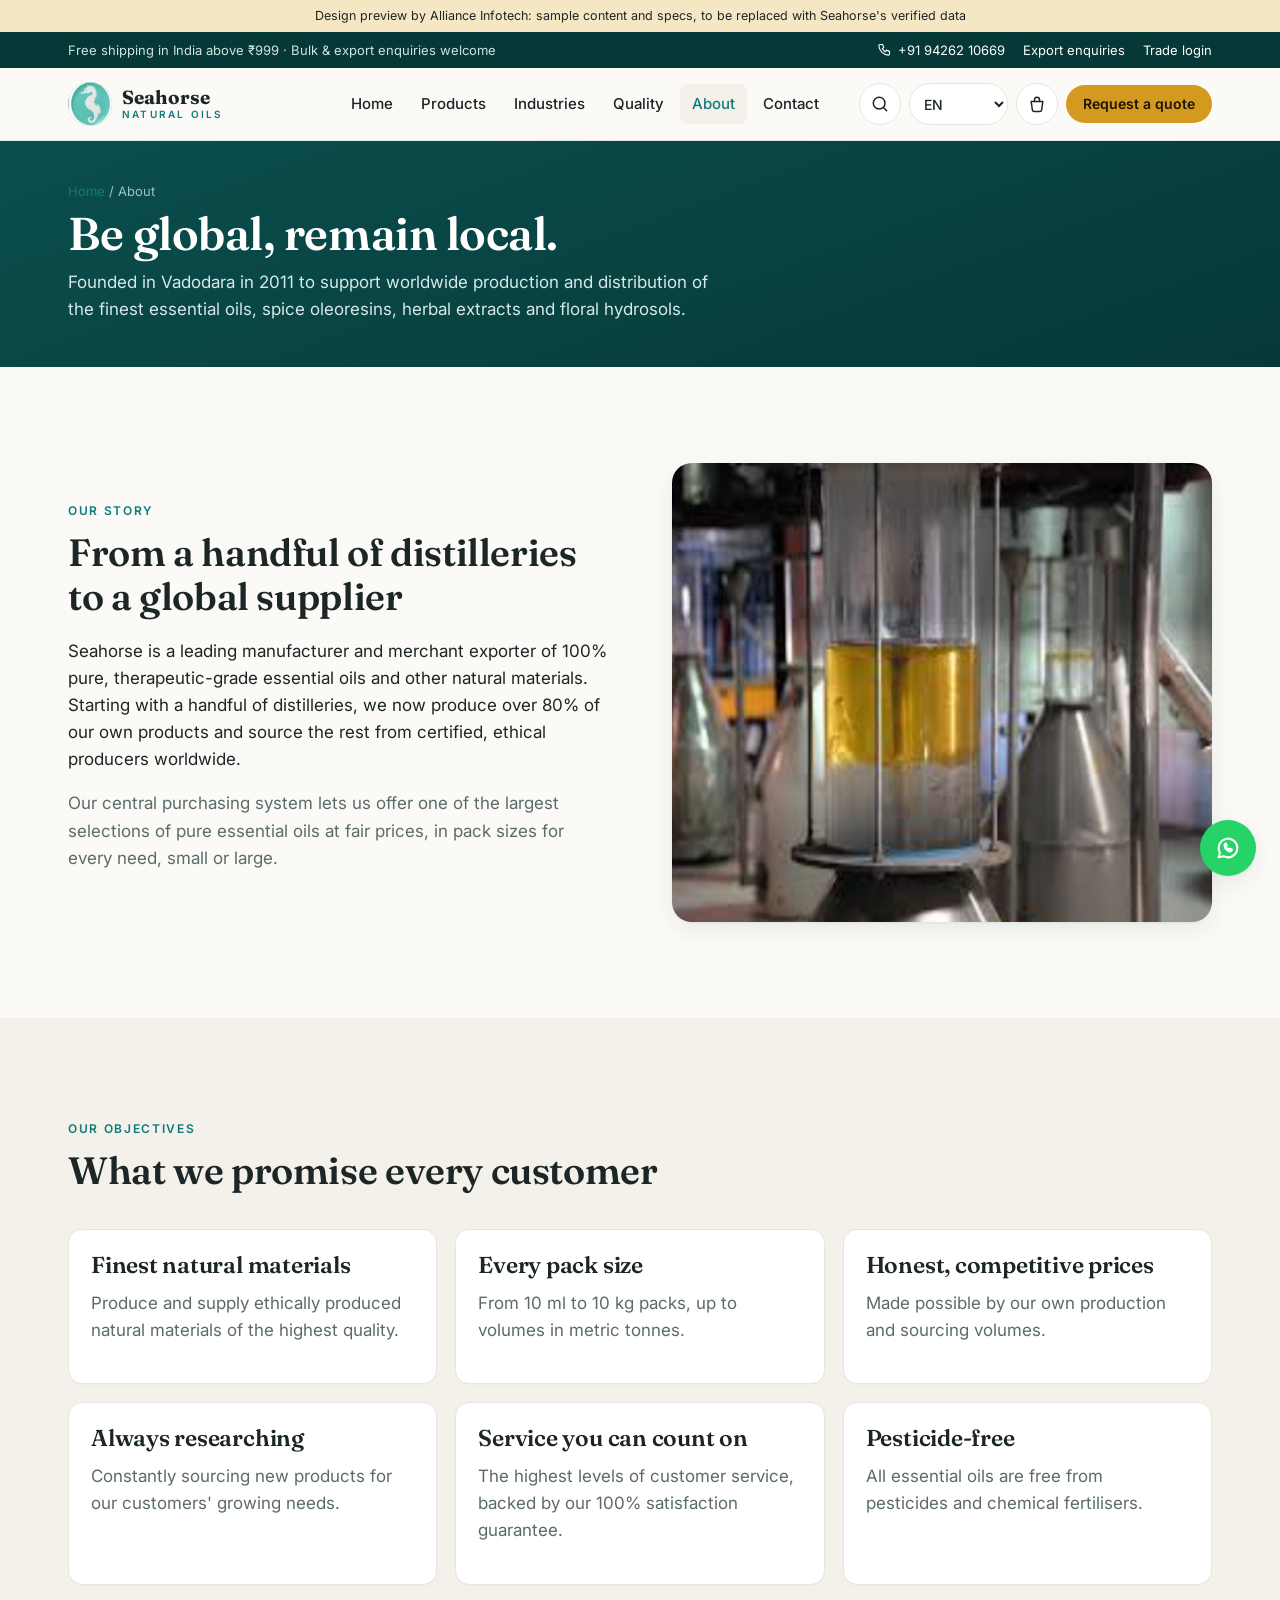
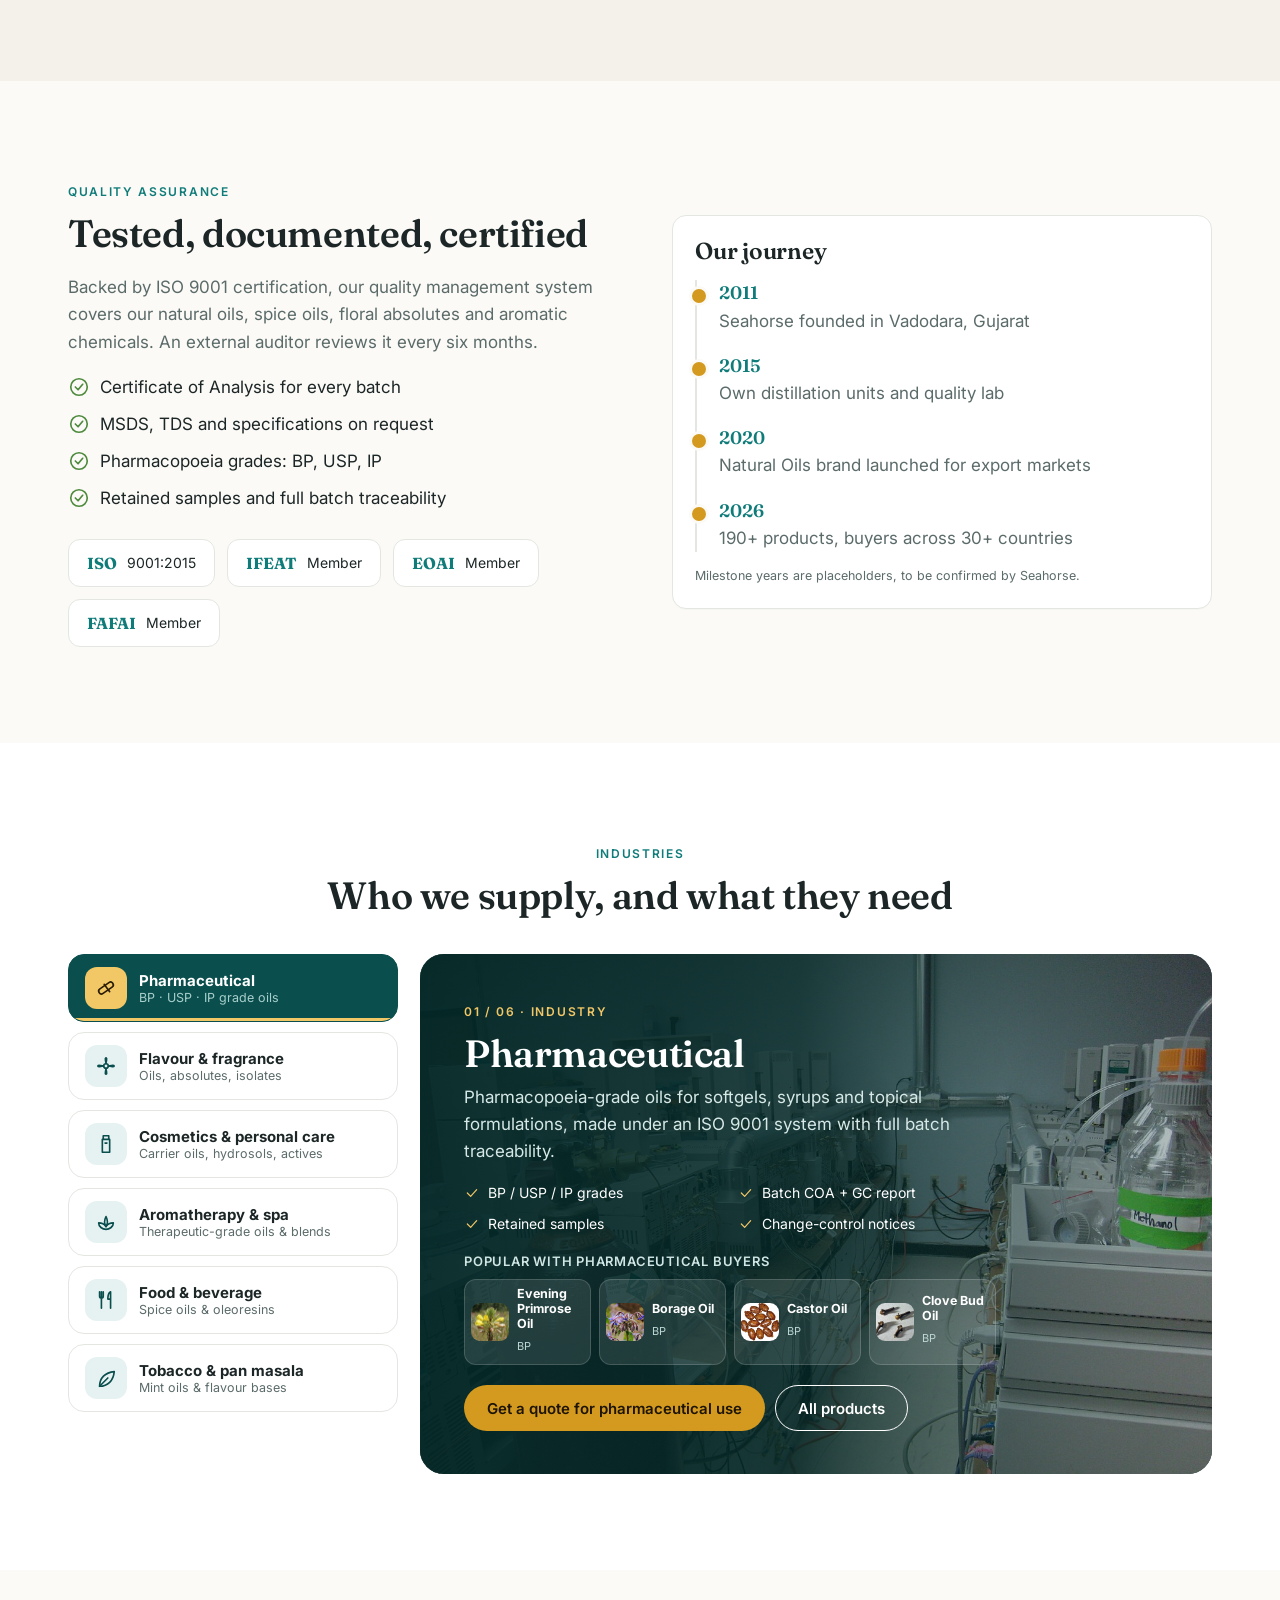
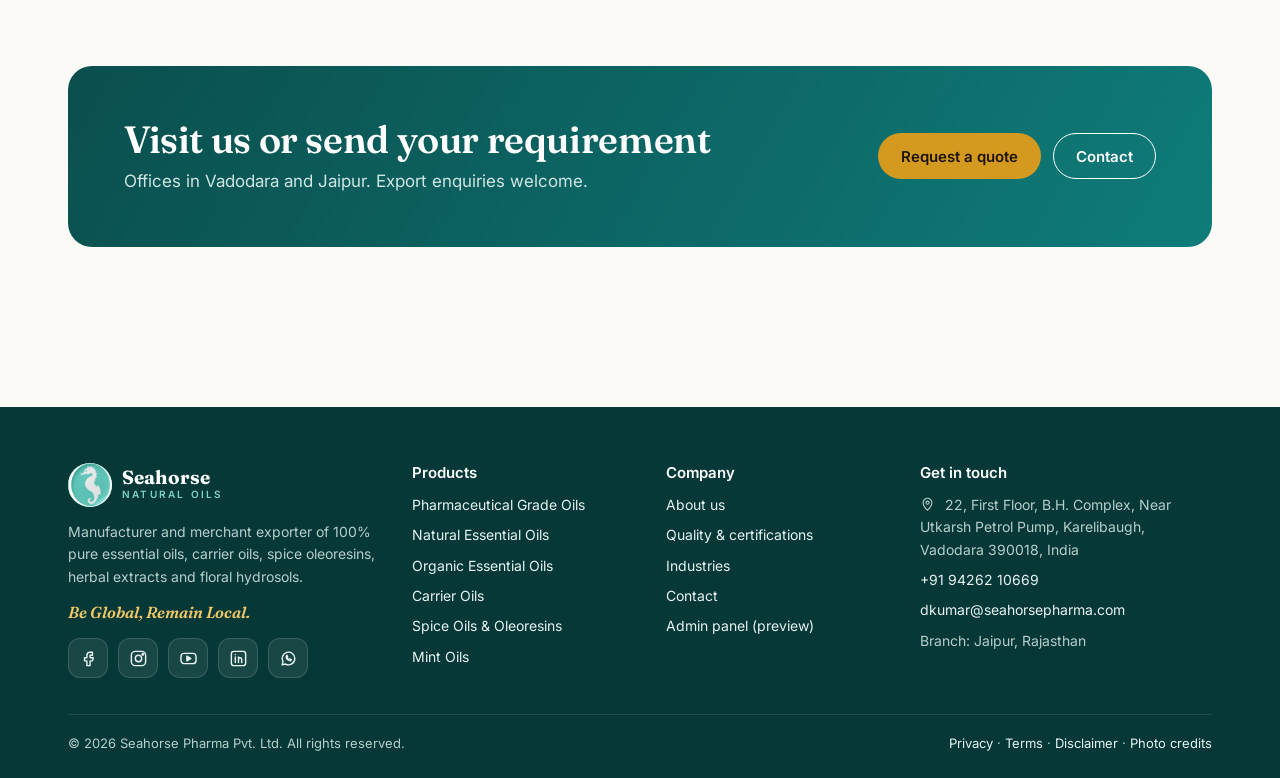
<file: about.html>
<!doctype html>
<html lang="en">
<head>
<meta charset="utf-8"><meta name="robots" content="noindex, nofollow"><meta name="viewport" content="width=device-width,initial-scale=1">
<title>About · Seahorse Natural Oils</title>
<link rel="preconnect" href="https://fonts.googleapis.com"><link rel="preconnect" href="https://fonts.gstatic.com" crossorigin>
<link href="https://fonts.googleapis.com/css2?family=Fraunces:ital,opsz,wght@0,9..144,500;0,9..144,600;0,9..144,700;1,9..144,500&family=Inter:wght@400;500;600;700&display=swap" rel="stylesheet">
<link rel="stylesheet" href="assets/style.css"><link rel="icon" href="assets/img/logo-crop.png">
</head>
<body data-page="about">
<div id="site-header"></div>
<main id="main">
  <div class="page-hero"><div class="wrap">
    <div class="crumbs"><a href="index.html">Home</a> / About</div>
    <h1>Be global, remain local.</h1>
    <p style="max-width:640px;margin:0">Founded in Vadodara in 2011 to support worldwide production and distribution of the finest essential oils, spice oleoresins, herbal extracts and floral hydrosols.</p>
  </div></div>

  <section>
    <div class="wrap split">
      <div class="reveal">
        <span class="eyebrow">Our story</span>
        <h2>From a handful of distilleries to a global supplier</h2>
        <p>Seahorse is a leading manufacturer and merchant exporter of 100% pure, therapeutic-grade essential oils and other natural materials. Starting with a handful of distilleries, we now produce over 80% of our own products and source the rest from certified, ethical producers worldwide.</p>
        <p class="muted">Our central purchasing system lets us offer one of the largest selections of pure essential oils at fair prices, in pack sizes for every need, small or large.</p>
      </div>
      <div class="photo reveal"><img src="assets/img/distillation.jpg" alt="Oil separation in the distillation process" loading="lazy"></div>
    </div>
  </section>

  <section style="background:var(--surface-2)">
    <div class="wrap">
      <div class="section-head reveal"><span class="eyebrow">Our objectives</span><h2>What we promise every customer</h2></div>
      <div class="grid g-3">
        <div class="card reveal"><h3>Finest natural materials</h3><p class="muted">Produce and supply ethically produced natural materials of the highest quality.</p></div>
        <div class="card reveal"><h3>Every pack size</h3><p class="muted">From 10 ml to 10 kg packs, up to volumes in metric tonnes.</p></div>
        <div class="card reveal"><h3>Honest, competitive prices</h3><p class="muted">Made possible by our own production and sourcing volumes.</p></div>
        <div class="card reveal"><h3>Always researching</h3><p class="muted">Constantly sourcing new products for our customers' growing needs.</p></div>
        <div class="card reveal"><h3>Service you can count on</h3><p class="muted">The highest levels of customer service, backed by our 100% satisfaction guarantee.</p></div>
        <div class="card reveal"><h3>Pesticide-free</h3><p class="muted">All essential oils are free from pesticides and chemical fertilisers.</p></div>
      </div>
    </div>
  </section>

  <section id="quality">
    <div class="wrap split">
      <div class="reveal">
        <span class="eyebrow">Quality assurance</span>
        <h2>Tested, documented, certified</h2>
        <p class="muted">Backed by ISO 9001 certification, our quality management system covers our natural oils, spice oils, floral absolutes and aromatic chemicals. An external auditor reviews it every six months.</p>
        <ul class="checks">
          <li><span data-i="check"></span>Certificate of Analysis for every batch</li>
          <li><span data-i="check"></span>MSDS, TDS and specifications on request</li>
          <li><span data-i="check"></span>Pharmacopoeia grades: BP, USP, IP</li>
          <li><span data-i="check"></span>Retained samples and full batch traceability</li>
        </ul>
        <div class="certs" style="justify-content:flex-start"><div class="cert"><b>ISO</b>9001:2015</div><div class="cert"><b>IFEAT</b>Member</div><div class="cert"><b>EOAI</b>Member</div><div class="cert"><b>FAFAI</b>Member</div></div>
      </div>
      <div class="reveal">
        <div class="card"><h3>Our journey</h3>
          <div class="tl" style="margin-top:16px">
            <div><b>2011</b><p class="muted" style="margin:0">Seahorse founded in Vadodara, Gujarat</p></div>
            <div><b>2015</b><p class="muted" style="margin:0">Own distillation units and quality lab</p></div>
            <div><b>2020</b><p class="muted" style="margin:0">Natural Oils brand launched for export markets</p></div>
            <div><b>2026</b><p class="muted" style="margin:0">190+ products, buyers across 30+ countries</p></div>
          </div>
          <p class="muted" style="font-size:12.5px;margin:14px 0 0">Milestone years are placeholders, to be confirmed by Seahorse.</p>
        </div>
      </div>
    </div>
  </section>

  <section id="industries" style="background:var(--surface)">
    <div class="wrap">
      <div class="section-head center reveal"><span class="eyebrow">Industries</span><h2>Who we supply, and what they need</h2></div>
      <div data-industries class="reveal"></div>
    </div>
  </section>

  <section>
    <div class="wrap"><div class="cta-band reveal"><div><h2>Visit us or send your requirement</h2><p>Offices in Vadodara and Jaipur. Export enquiries welcome.</p></div><div class="row"><a class="btn btn-accent" href="rfq.html">Request a quote</a><a class="btn btn-ghost" href="contact.html">Contact</a></div></div></div>
  </section>
</main>
<div id="site-footer"></div>
<script src="assets/data.js"></script>
<script src="assets/app.js"></script>
<script src="assets/industries.js"></script>
<script src="assets/bottle3d.js"></script>
</body>
</html>
</file>
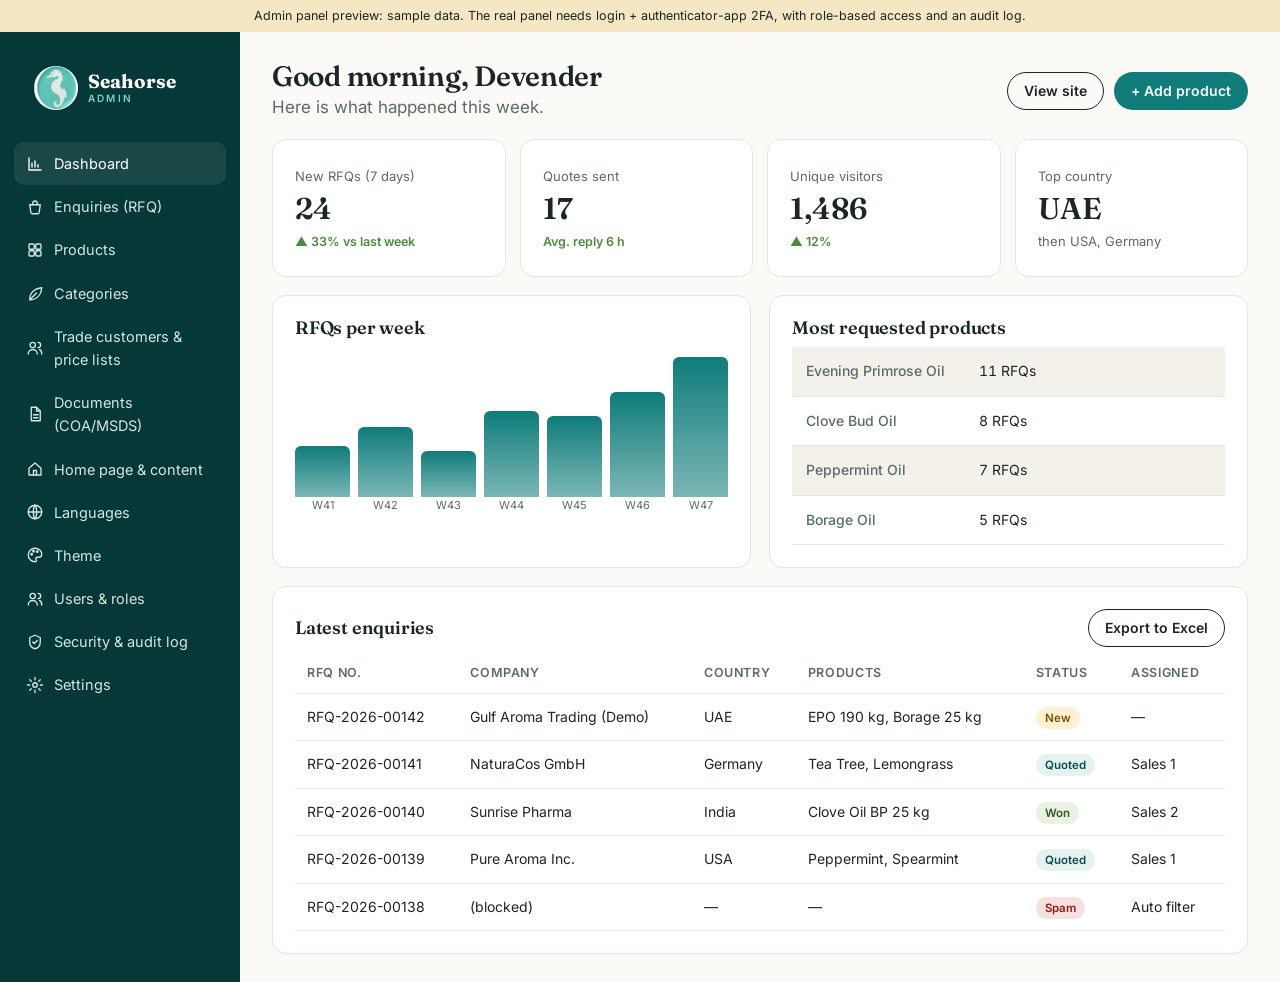
<file: admin.html>
<!doctype html>
<html lang="en">
<head>
<meta charset="utf-8"><meta name="robots" content="noindex, nofollow"><meta name="viewport" content="width=device-width,initial-scale=1">
<title>Admin Preview · Seahorse</title>
<link rel="preconnect" href="https://fonts.googleapis.com"><link rel="preconnect" href="https://fonts.gstatic.com" crossorigin>
<link href="https://fonts.googleapis.com/css2?family=Fraunces:opsz,wght@9..144,600&family=Inter:wght@400;500;600;700&display=swap" rel="stylesheet">
<link rel="stylesheet" href="assets/style.css"><link rel="icon" href="assets/img/logo-crop.png">
<style>body{padding-bottom:0}</style>
</head>
<body>
<div class="demo-note">Admin panel preview: sample data. The real panel needs login + authenticator-app 2FA, with role-based access and an audit log.</div>
<div class="admin">
  <aside class="aside">
    <a class="brand" href="index.html" style="margin:4px 8px 22px"><span class="logo"><img src="assets/img/logo-crop.png" alt=""></span><span><b style="color:#fff">Seahorse</b><small style="color:#7fd1c8">Admin</small></span></a>
    <a class="on" href="#"><span data-i="chart"></span>Dashboard</a>
    <a href="#"><span data-i="basket"></span>Enquiries (RFQ)</a>
    <a href="#"><span data-i="grid"></span>Products</a>
    <a href="#"><span data-i="leaf"></span>Categories</a>
    <a href="#"><span data-i="users"></span>Trade customers &amp; price lists</a>
    <a href="#"><span data-i="doc"></span>Documents (COA/MSDS)</a>
    <a href="#"><span data-i="home"></span>Home page &amp; content</a>
    <a href="#"><span data-i="globe"></span>Languages</a>
    <a href="#"><span data-i="palette"></span>Theme</a>
    <a href="#"><span data-i="users"></span>Users &amp; roles</a>
    <a href="#"><span data-i="shield"></span>Security &amp; audit log</a>
    <a href="#"><span data-i="gear"></span>Settings</a>
  </aside>
  <main class="amain">
    <div class="toolbar"><div><h1 style="font-size:28px;margin:0">Good morning, Devender</h1><p class="muted" style="margin:2px 0 0">Here is what happened this week.</p></div>
      <div style="display:flex;gap:10px"><a class="btn btn-ghost btn-sm" href="index.html">View site</a><button class="btn btn-primary btn-sm">+ Add product</button></div></div>

    <div class="kpis" style="margin-top:18px">
      <div class="card kpi"><span>New RFQs (7 days)</span><b>24</b><span class="up">▲ 33% vs last week</span></div>
      <div class="card kpi"><span>Quotes sent</span><b>17</b><span class="up">Avg. reply 6 h</span></div>
      <div class="card kpi"><span>Unique visitors</span><b>1,486</b><span class="up">▲ 12%</span></div>
      <div class="card kpi"><span>Top country</span><b>UAE</b><span class="muted">then USA, Germany</span></div>
    </div>

    <div class="grid g-2" style="margin-top:18px">
      <div class="card"><h3 style="font-size:18px">RFQs per week</h3>
        <div class="bars" role="img" aria-label="RFQs per week: 9, 12, 8, 15, 14, 18, 24"><i style="height:37%"></i><i style="height:50%"></i><i style="height:33%"></i><i style="height:62%"></i><i style="height:58%"></i><i style="height:75%"></i><i style="height:100%"></i></div>
        <div class="bars-x"><span>W41</span><span>W42</span><span>W43</span><span>W44</span><span>W45</span><span>W46</span><span>W47</span></div></div>
      <div class="card"><h3 style="font-size:18px">Most requested products</h3>
        <table class="spec" style="font-size:14px"><tbody><tr><th>Evening Primrose Oil</th><td>11 RFQs</td></tr><tr><th>Clove Bud Oil</th><td>8 RFQs</td></tr><tr><th>Peppermint Oil</th><td>7 RFQs</td></tr><tr><th>Borage Oil</th><td>5 RFQs</td></tr></tbody></table></div>
    </div>

    <div class="card" style="margin-top:18px">
      <div class="toolbar" style="margin-bottom:6px"><h3 style="font-size:18px;margin:0">Latest enquiries</h3><button class="btn btn-ghost btn-sm">Export to Excel</button></div>
      <div class="table-wrap"><table class="tbl"><thead><tr><th>RFQ no.</th><th>Company</th><th>Country</th><th>Products</th><th>Status</th><th>Assigned</th></tr></thead><tbody>
        <tr><td>RFQ-2026-00142</td><td>Gulf Aroma Trading (Demo)</td><td>UAE</td><td>EPO 190 kg, Borage 25 kg</td><td><span class="st st-new">New</span></td><td>—</td></tr>
        <tr><td>RFQ-2026-00141</td><td>NaturaCos GmbH</td><td>Germany</td><td>Tea Tree, Lemongrass</td><td><span class="st st-quoted">Quoted</span></td><td>Sales 1</td></tr>
        <tr><td>RFQ-2026-00140</td><td>Sunrise Pharma</td><td>India</td><td>Clove Oil BP 25 kg</td><td><span class="st st-won">Won</span></td><td>Sales 2</td></tr>
        <tr><td>RFQ-2026-00139</td><td>Pure Aroma Inc.</td><td>USA</td><td>Peppermint, Spearmint</td><td><span class="st st-quoted">Quoted</span></td><td>Sales 1</td></tr>
        <tr><td>RFQ-2026-00138</td><td>(blocked)</td><td>—</td><td>—</td><td><span class="st st-spam">Spam</span></td><td>Auto filter</td></tr>
      </tbody></table></div>
    </div>
  </main>
</div>
<script src="assets/data.js"></script>
<script src="assets/app.js"></script>
</body>
</html>
</file>
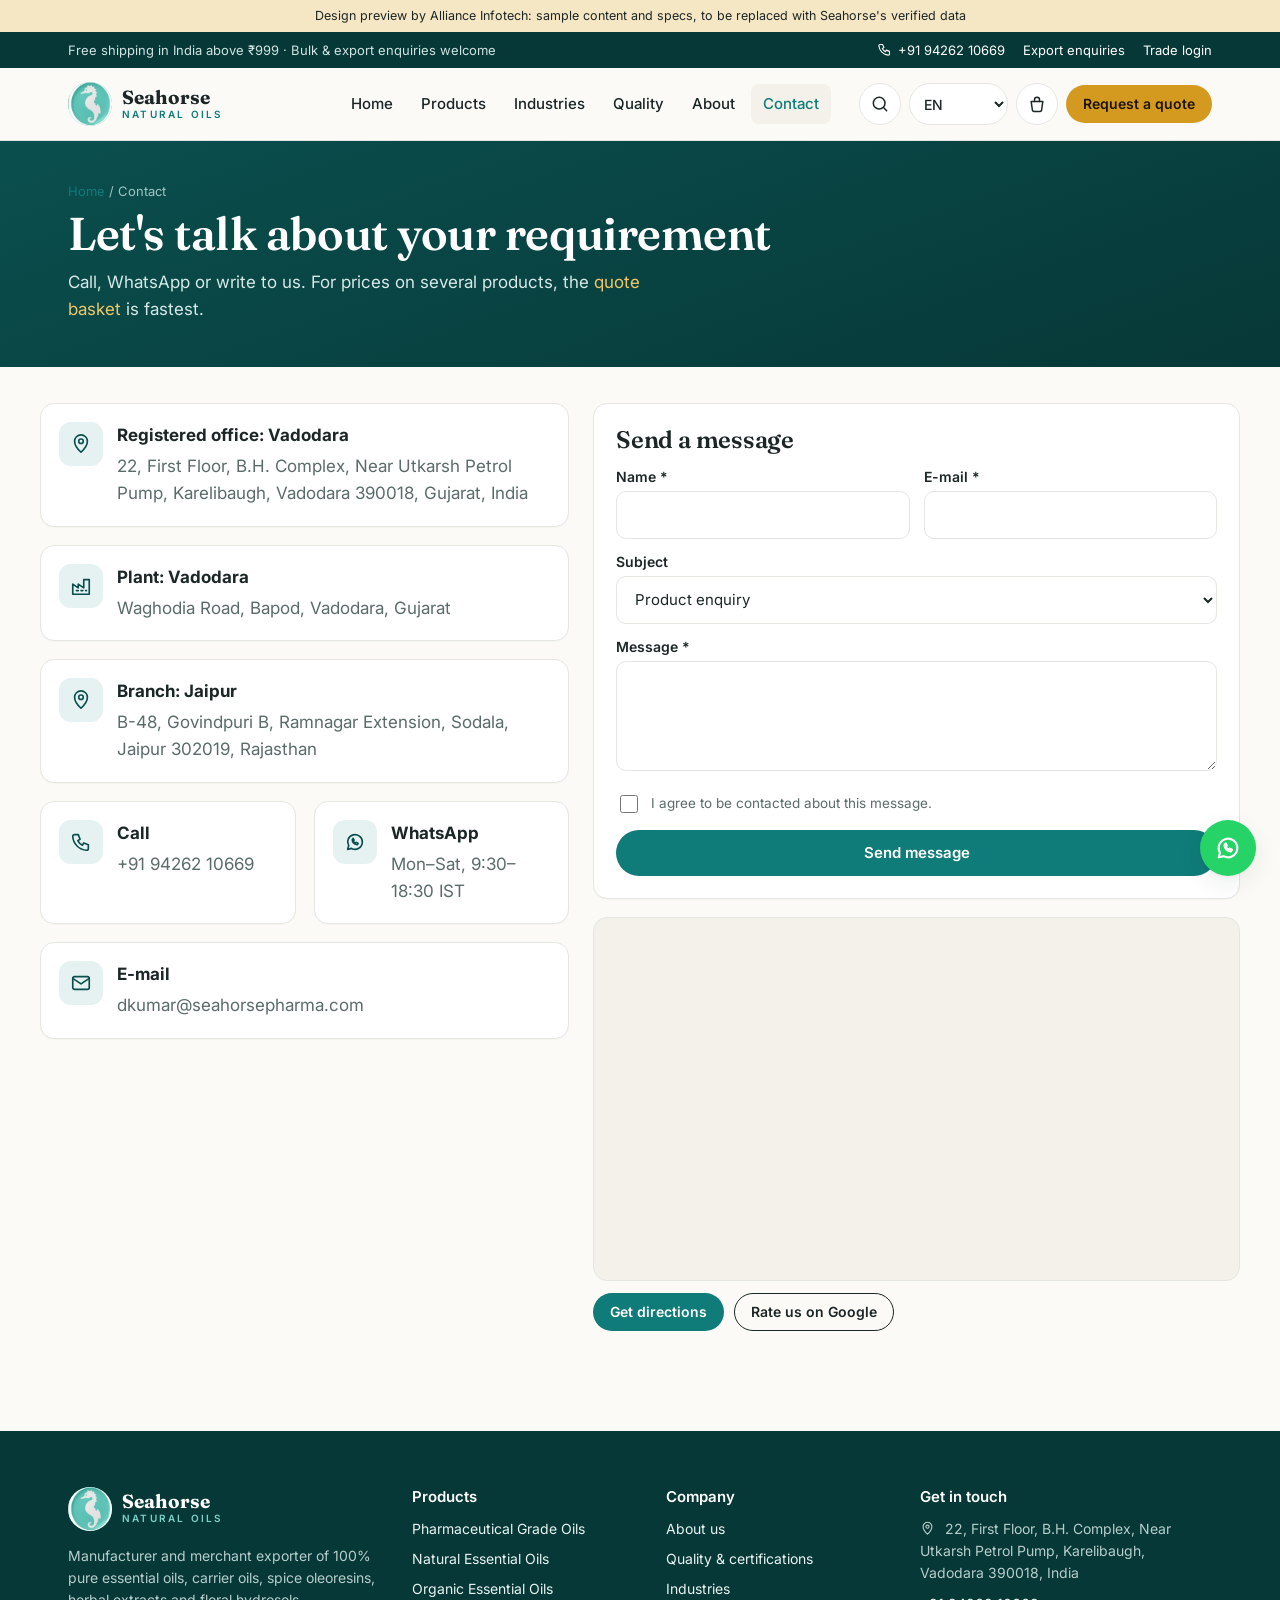
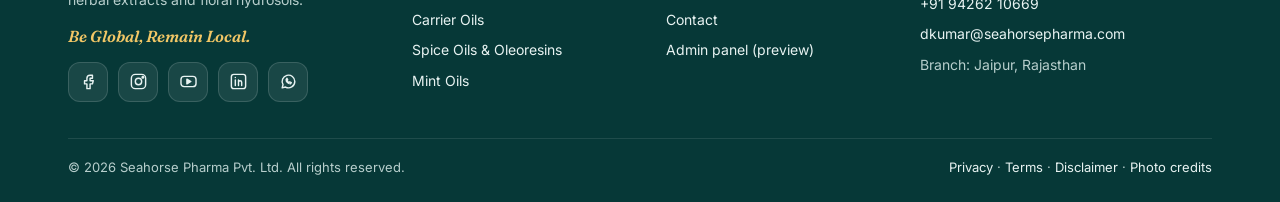
<file: contact.html>
<!doctype html>
<html lang="en">
<head>
<meta charset="utf-8"><meta name="robots" content="noindex, nofollow"><meta name="viewport" content="width=device-width,initial-scale=1">
<title>Contact · Seahorse Natural Oils</title>
<link rel="preconnect" href="https://fonts.googleapis.com"><link rel="preconnect" href="https://fonts.gstatic.com" crossorigin>
<link href="https://fonts.googleapis.com/css2?family=Fraunces:ital,opsz,wght@0,9..144,500;0,9..144,600;0,9..144,700;1,9..144,500&family=Inter:wght@400;500;600;700&display=swap" rel="stylesheet">
<link rel="stylesheet" href="assets/style.css"><link rel="icon" href="assets/img/logo-crop.png">
</head>
<body data-page="contact">
<div id="site-header"></div>
<main id="main">
  <div class="page-hero"><div class="wrap">
    <div class="crumbs"><a href="index.html">Home</a> / Contact</div>
    <h1>Let's talk about your requirement</h1>
    <p style="max-width:620px;margin:0">Call, WhatsApp or write to us. For prices on several products, the <a href="rfq.html" style="color:#F2C766">quote basket</a> is fastest.</p>
  </div></div>

  <div class="wrap contact-grid">
    <div class="grid" style="align-content:start">
      <div class="card office"><div class="ic" data-i="pin"></div><div><b>Registered office: Vadodara</b><p class="muted" style="margin:4px 0 0">22, First Floor, B.H. Complex, Near Utkarsh Petrol Pump, Karelibaugh, Vadodara 390018, Gujarat, India</p></div></div>
      <div class="card office"><div class="ic" data-i="factory"></div><div><b>Plant: Vadodara</b><p class="muted" style="margin:4px 0 0">Waghodia Road, Bapod, Vadodara, Gujarat</p></div></div>
      <div class="card office"><div class="ic" data-i="pin"></div><div><b>Branch: Jaipur</b><p class="muted" style="margin:4px 0 0">B-48, Govindpuri B, Ramnagar Extension, Sodala, Jaipur 302019, Rajasthan</p></div></div>
      <div class="grid g-2">
        <a class="card office" href="tel:+919426210669" style="color:var(--text)"><div class="ic" data-i="phone"></div><div><b>Call</b><p class="muted" style="margin:4px 0 0">+91 94262 10669</p></div></a>
        <a class="card office" href="https://wa.me/919426210669" target="_blank" rel="noopener" style="color:var(--text)"><div class="ic" data-i="wa"></div><div><b>WhatsApp</b><p class="muted" style="margin:4px 0 0">Mon–Sat, 9:30–18:30 IST</p></div></a>
      </div>
      <a class="card office" href="mailto:dkumar@seahorsepharma.com" style="color:var(--text)"><div class="ic" data-i="mail"></div><div><b>E-mail</b><p class="muted" style="margin:4px 0 0">dkumar@seahorsepharma.com</p></div></a>
    </div>

    <div>
      <form class="card form" id="cform" novalidate>
        <h2 style="font-size:24px;margin:0">Send a message</h2>
        <div class="two">
          <div class="field"><label for="n">Name *</label><input id="n" autocomplete="name" required><div class="err">Please enter your name</div></div>
          <div class="field"><label for="e">E-mail *</label><input id="e" type="email" autocomplete="email" required><div class="err">Please enter a valid e-mail</div></div>
        </div>
        <div class="field"><label for="s">Subject</label><select id="s"><option>Product enquiry</option><option>Sample request</option><option>Become a distributor</option><option>Other</option></select></div>
        <div class="field"><label for="m">Message *</label><textarea id="m" required></textarea><div class="err">Please write a message</div></div>
        <label class="consent"><input type="checkbox" id="c"> I agree to be contacted about this message.</label>
        <button class="btn btn-primary" type="submit">Send message</button>
      </form>
      <div class="map" style="margin-top:18px"><iframe title="Google Map: Utkarsh Petrol Pump, Karelibaugh, Vadodara" loading="lazy" referrerpolicy="no-referrer-when-downgrade" src="https://www.google.com/maps?q=Utkarsh+Petrol+Pump,+Karelibaugh,+Vadodara,+Gujarat+390018&amp;output=embed"></iframe></div>
      <div style="display:flex;flex-wrap:wrap;gap:10px;margin-top:12px"><a class="btn btn-primary btn-sm" target="_blank" rel="noopener" href="https://www.google.com/maps/dir/?api=1&amp;destination=Utkarsh+Petrol+Pump,+Karelibaugh,+Vadodara">Get directions</a><a class="btn btn-ghost btn-sm" target="_blank" rel="noopener" href="https://www.google.com/maps/search/?api=1&amp;query=Seahorse+Pharma+Vadodara">Rate us on Google</a></div>
    </div>
  </div>
</main>
<div id="site-footer"></div>
<script src="assets/data.js"></script>
<script src="assets/app.js"></script>
<script>
  document.getElementById('cform').addEventListener('submit', e => {
    e.preventDefault(); let ok = true;
    [['n', v => v.length > 1], ['e', v => /^[^\s@]+@[^\s@]+\.[^\s@]{2,}$/.test(v)], ['m', v => v.length > 5]].forEach(([id, t]) => { const el = document.getElementById(id); const g = t(el.value.trim()); el.closest('.field').classList.toggle('invalid', !g); ok = ok && g; });
    if (!document.getElementById('c').checked) { ok = false; SH.toast('Please accept the consent'); }
    if (ok) { e.target.innerHTML = `<div class="success"><div class="tick">${SH.icon('tick')}</div><h2>Message sent</h2><p class="muted">We'll reply within one working day. (Demo: nothing was sent.)</p></div>`; }
  });
</script>
</body>
</html>
</file>
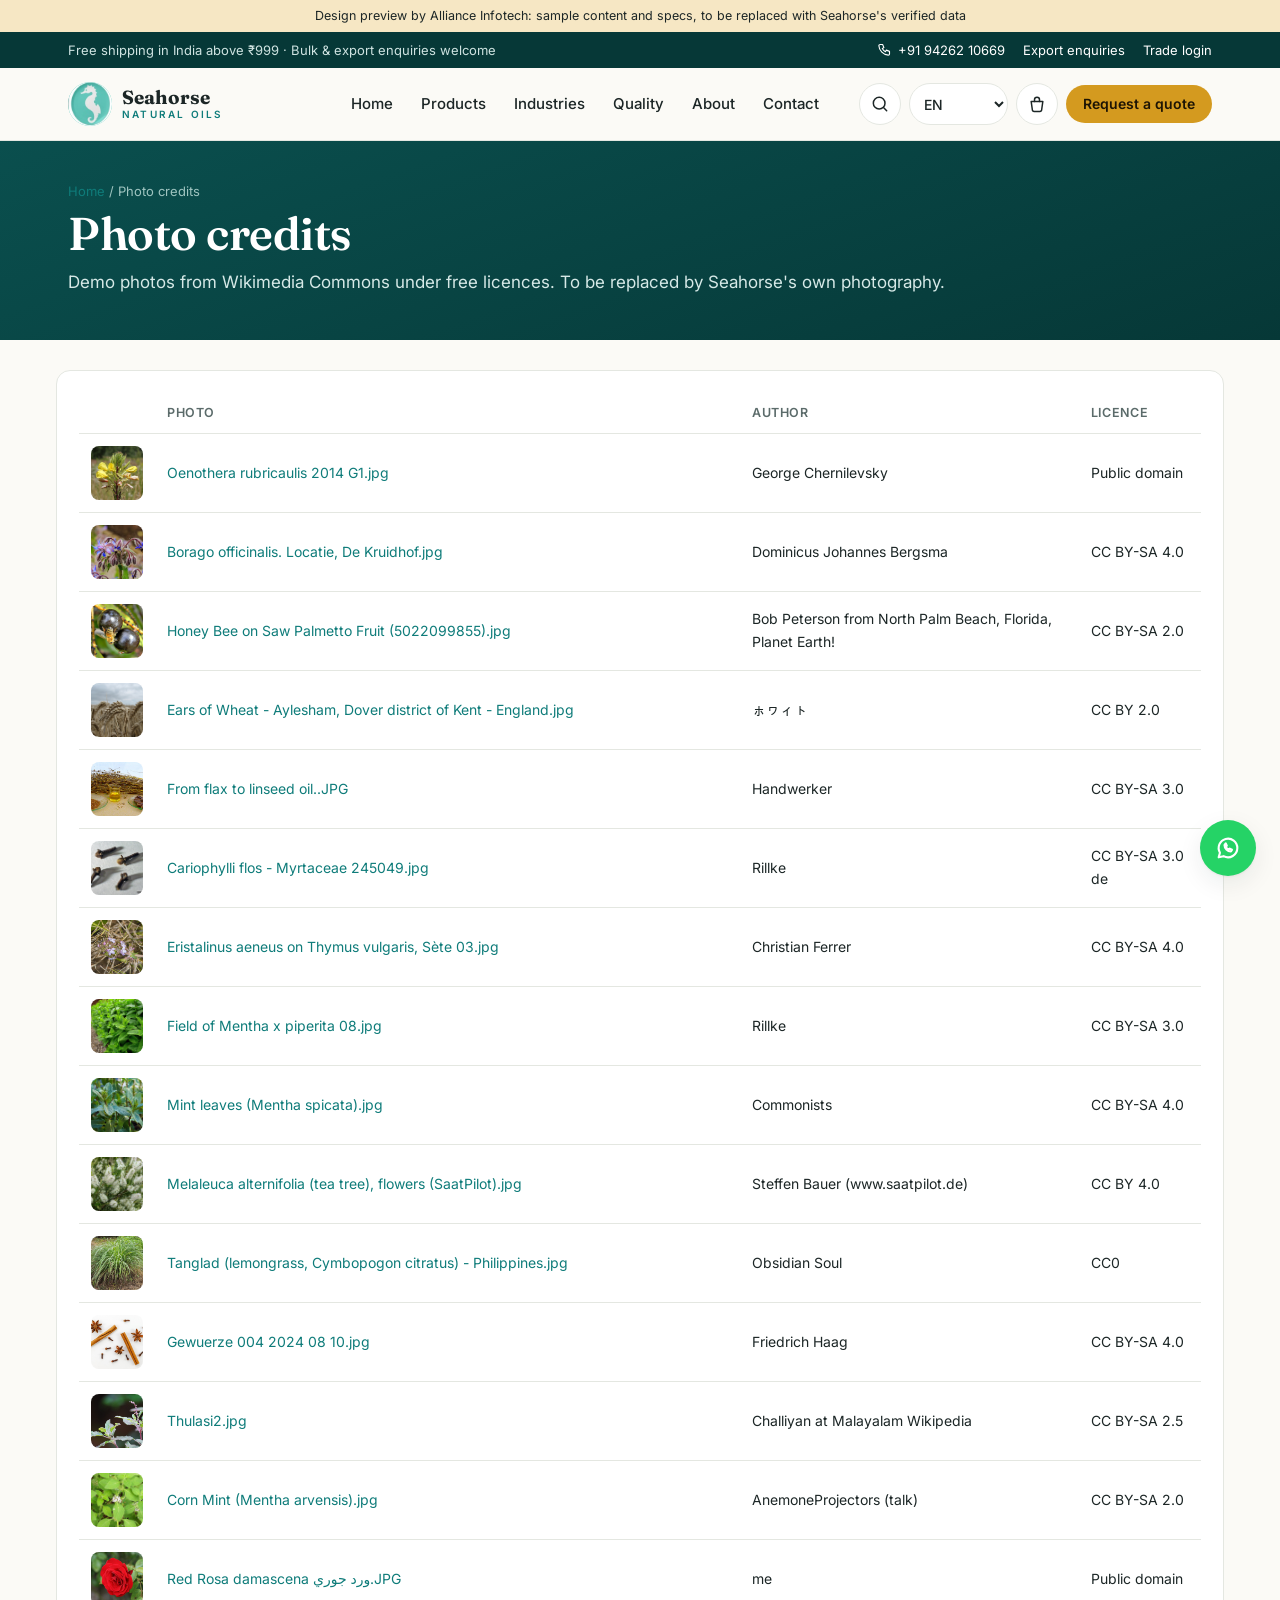
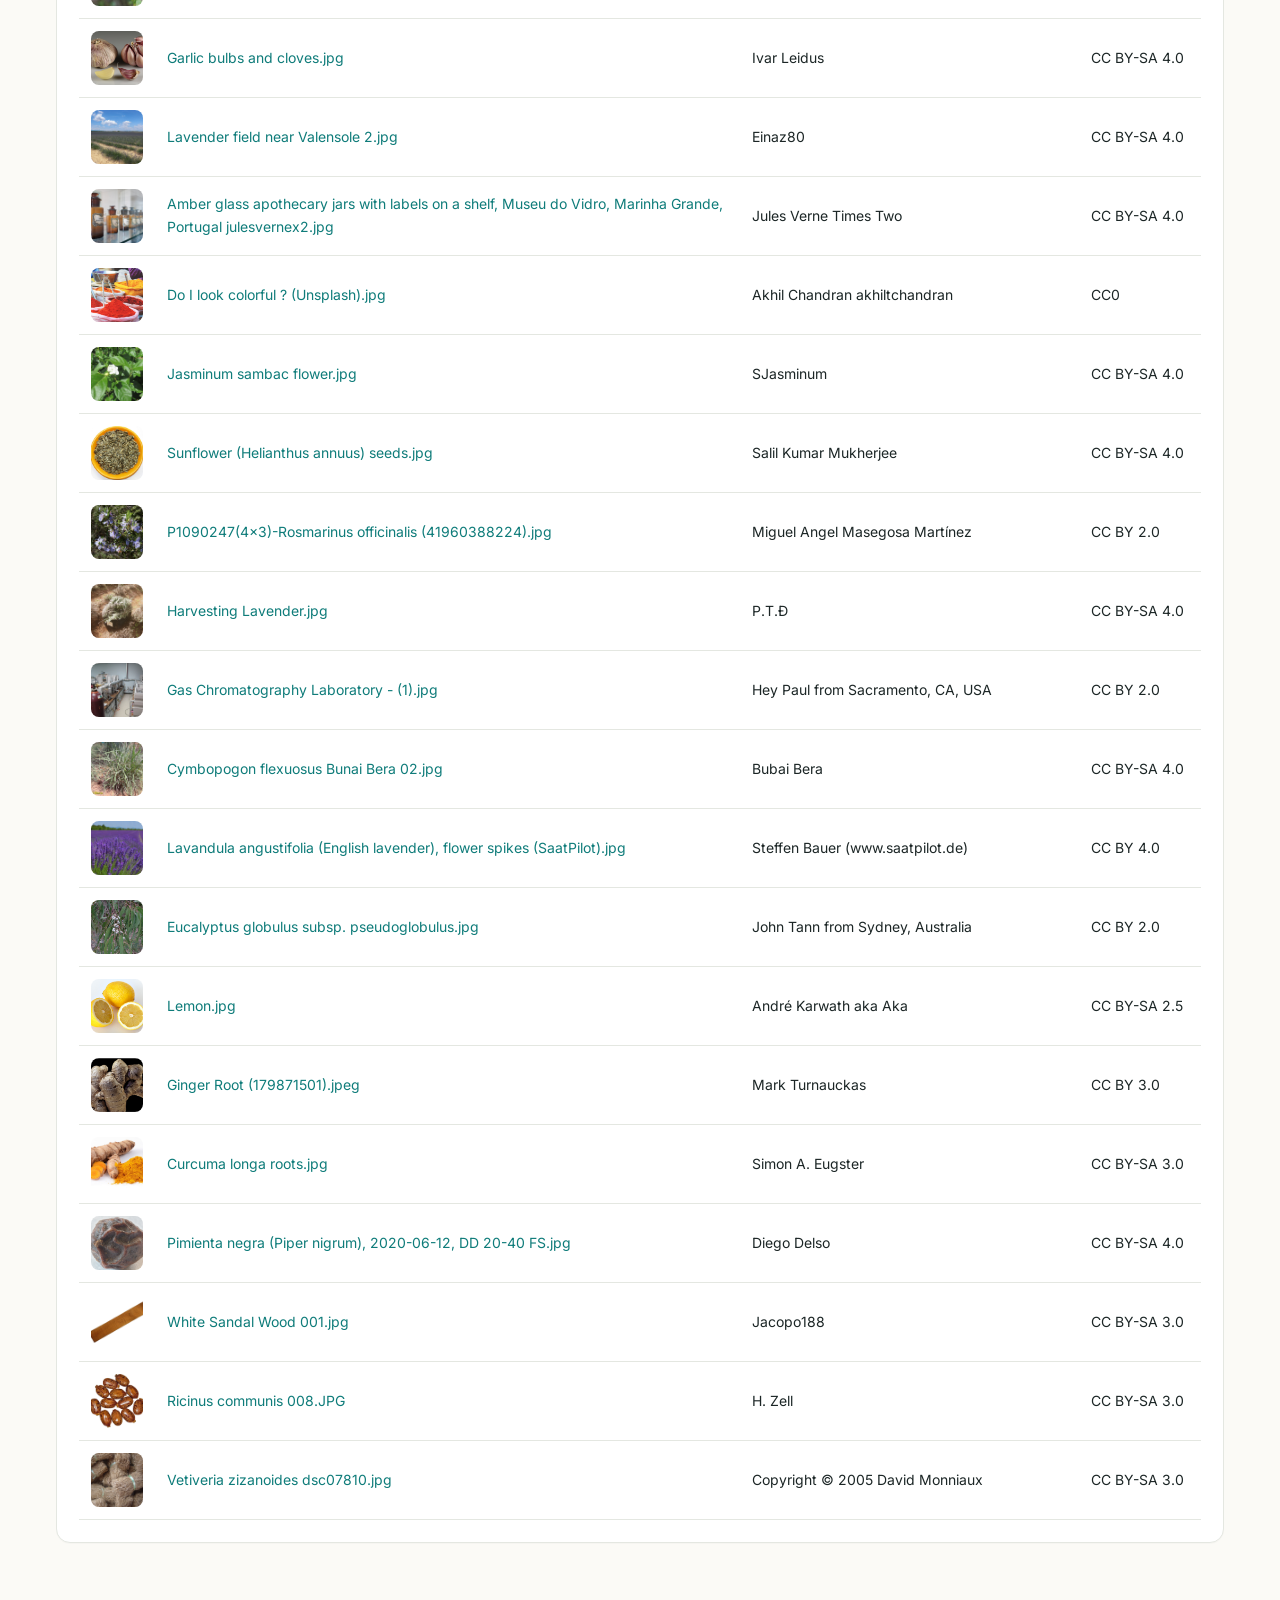
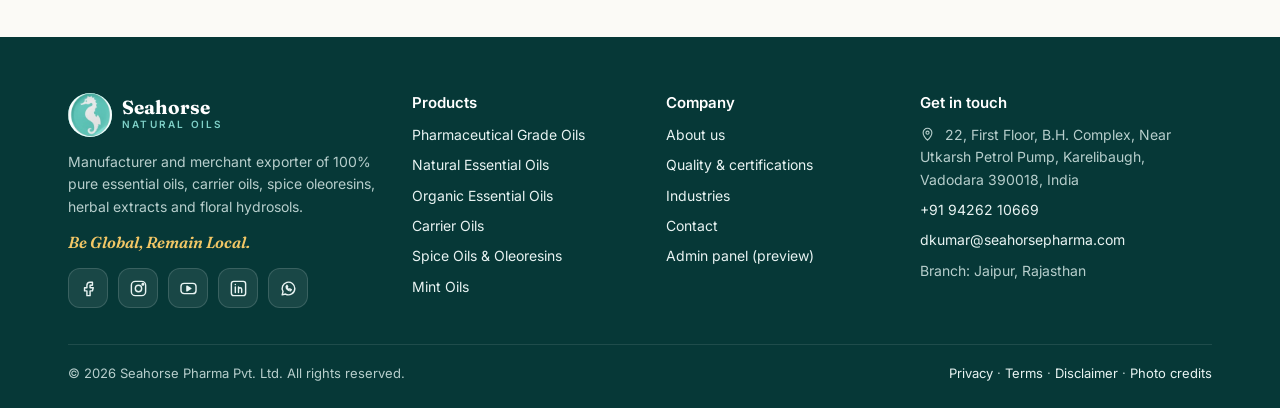
<file: credits.html>
<!doctype html>
<html lang="en">
<head>
<meta charset="utf-8"><meta name="robots" content="noindex, nofollow"><meta name="viewport" content="width=device-width,initial-scale=1">
<title>Photo Credits · Seahorse Natural Oils</title>
<link rel="preconnect" href="https://fonts.googleapis.com"><link rel="preconnect" href="https://fonts.gstatic.com" crossorigin>
<link href="https://fonts.googleapis.com/css2?family=Fraunces:ital,opsz,wght@0,9..144,500;0,9..144,600;0,9..144,700;1,9..144,500&family=Inter:wght@400;500;600;700&display=swap" rel="stylesheet">
<link rel="stylesheet" href="assets/style.css"><link rel="icon" href="assets/img/logo-crop.png">
</head>
<body data-page="">
<div id="site-header"></div>
<main id="main"><div class="page-hero"><div class="wrap"><div class="crumbs"><a href="index.html">Home</a> / Photo credits</div><h1>Photo credits</h1><p style="margin:0">Demo photos from Wikimedia Commons under free licences. To be replaced by Seahorse's own photography.</p></div></div><div class="wrap" style="padding:30px 16px"><div class="table-wrap card"><table class="tbl"><thead><tr><th></th><th>Photo</th><th>Author</th><th>Licence</th></tr></thead><tbody><tr><td><img src="assets/img/photos/evening-primrose-oil.jpg" alt="" style="width:72px;height:54px;object-fit:cover;border-radius:8px"></td><td><a href="https://commons.wikimedia.org/wiki/File:Oenothera_rubricaulis_2014_G1.jpg" target="_blank" rel="noopener">Oenothera rubricaulis 2014 G1.jpg</a></td><td>George Chernilevsky</td><td>Public domain</td></tr><tr><td><img src="assets/img/photos/borage-oil.jpg" alt="" style="width:72px;height:54px;object-fit:cover;border-radius:8px"></td><td><a href="https://commons.wikimedia.org/wiki/File:Borago_officinalis._Locatie,_De_Kruidhof.jpg" target="_blank" rel="noopener">Borago officinalis. Locatie, De Kruidhof.jpg</a></td><td>Dominicus Johannes Bergsma</td><td>CC BY-SA 4.0</td></tr><tr><td><img src="assets/img/photos/saw-palmetto-oil.jpg" alt="" style="width:72px;height:54px;object-fit:cover;border-radius:8px"></td><td><a href="https://commons.wikimedia.org/wiki/File:Honey_Bee_on_Saw_Palmetto_Fruit_(5022099855).jpg" target="_blank" rel="noopener">Honey Bee on Saw Palmetto Fruit (5022099855).jpg</a></td><td>Bob Peterson from North Palm Beach, Florida, Planet Earth!</td><td>CC BY-SA 2.0</td></tr><tr><td><img src="assets/img/photos/wheat-germ-oil.jpg" alt="" style="width:72px;height:54px;object-fit:cover;border-radius:8px"></td><td><a href="https://commons.wikimedia.org/wiki/File:Ears_of_Wheat_-_Aylesham,_Dover_district_of_Kent_-_England.jpg" target="_blank" rel="noopener">Ears of Wheat - Aylesham, Dover district of Kent - England.jpg</a></td><td>ㇹヮィㇳ</td><td>CC BY 2.0</td></tr><tr><td><img src="assets/img/photos/linseed-oil.jpg" alt="" style="width:72px;height:54px;object-fit:cover;border-radius:8px"></td><td><a href="https://commons.wikimedia.org/wiki/File:From_flax_to_linseed_oil..JPG" target="_blank" rel="noopener">From flax to linseed oil..JPG</a></td><td>Handwerker</td><td>CC BY-SA 3.0</td></tr><tr><td><img src="assets/img/photos/clove-oil.jpg" alt="" style="width:72px;height:54px;object-fit:cover;border-radius:8px"></td><td><a href="https://commons.wikimedia.org/wiki/File:Cariophylli_flos_-_Myrtaceae_245049.jpg" target="_blank" rel="noopener">Cariophylli flos - Myrtaceae 245049.jpg</a></td><td>Rillke</td><td>CC BY-SA 3.0 de</td></tr><tr><td><img src="assets/img/photos/thyme-oil.jpg" alt="" style="width:72px;height:54px;object-fit:cover;border-radius:8px"></td><td><a href="https://commons.wikimedia.org/wiki/File:Eristalinus_aeneus_on_Thymus_vulgaris,_S%C3%A8te_03.jpg" target="_blank" rel="noopener">Eristalinus aeneus on Thymus vulgaris, Sète 03.jpg</a></td><td>Christian Ferrer</td><td>CC BY-SA 4.0</td></tr><tr><td><img src="assets/img/photos/peppermint-oil.jpg" alt="" style="width:72px;height:54px;object-fit:cover;border-radius:8px"></td><td><a href="https://commons.wikimedia.org/wiki/File:Field_of_Mentha_x_piperita_08.jpg" target="_blank" rel="noopener">Field of Mentha x piperita 08.jpg</a></td><td>Rillke</td><td>CC BY-SA 3.0</td></tr><tr><td><img src="assets/img/photos/spearmint-oil.jpg" alt="" style="width:72px;height:54px;object-fit:cover;border-radius:8px"></td><td><a href="https://commons.wikimedia.org/wiki/File:Mint_leaves_(Mentha_spicata).jpg" target="_blank" rel="noopener">Mint leaves (Mentha spicata).jpg</a></td><td>Commonists</td><td>CC BY-SA 4.0</td></tr><tr><td><img src="assets/img/photos/tea-tree-oil.jpg" alt="" style="width:72px;height:54px;object-fit:cover;border-radius:8px"></td><td><a href="https://commons.wikimedia.org/wiki/File:Melaleuca_alternifolia_(tea_tree),_flowers_(SaatPilot).jpg" target="_blank" rel="noopener">Melaleuca alternifolia (tea tree), flowers (SaatPilot).jpg</a></td><td>Steffen Bauer (www.saatpilot.de)</td><td>CC BY 4.0</td></tr><tr><td><img src="assets/img/photos/lemongrass-oil.jpg" alt="" style="width:72px;height:54px;object-fit:cover;border-radius:8px"></td><td><a href="https://commons.wikimedia.org/wiki/File:Tanglad_(lemongrass,_Cymbopogon_citratus)_-_Philippines.jpg" target="_blank" rel="noopener">Tanglad (lemongrass, Cymbopogon citratus) - Philippines.jpg</a></td><td>Obsidian Soul</td><td>CC0</td></tr><tr><td><img src="assets/img/photos/cinnamon-bark-oil.jpg" alt="" style="width:72px;height:54px;object-fit:cover;border-radius:8px"></td><td><a href="https://commons.wikimedia.org/wiki/File:Gewuerze_004_2024_08_10.jpg" target="_blank" rel="noopener">Gewuerze 004 2024 08 10.jpg</a></td><td>Friedrich Haag</td><td>CC BY-SA 4.0</td></tr><tr><td><img src="assets/img/photos/basil-oil.jpg" alt="" style="width:72px;height:54px;object-fit:cover;border-radius:8px"></td><td><a href="https://commons.wikimedia.org/wiki/File:Thulasi2.jpg" target="_blank" rel="noopener">Thulasi2.jpg</a></td><td>Challiyan at Malayalam Wikipedia</td><td>CC BY-SA 2.5</td></tr><tr><td><img src="assets/img/photos/mentha-arvensis-oil.jpg" alt="" style="width:72px;height:54px;object-fit:cover;border-radius:8px"></td><td><a href="https://commons.wikimedia.org/wiki/File:Corn_Mint_(Mentha_arvensis).jpg" target="_blank" rel="noopener">Corn Mint (Mentha arvensis).jpg</a></td><td>AnemoneProjectors (talk)</td><td>CC BY-SA 2.0</td></tr><tr><td><img src="assets/img/photos/rose-absolute.jpg" alt="" style="width:72px;height:54px;object-fit:cover;border-radius:8px"></td><td><a href="https://commons.wikimedia.org/wiki/File:Red_Rosa_damascena_%D9%88%D8%B1%D8%AF_%D8%AC%D9%88%D8%B1%D9%8A.JPG" target="_blank" rel="noopener">Red Rosa damascena ورد جوري.JPG</a></td><td>me</td><td>Public domain</td></tr><tr><td><img src="assets/img/photos/garlic-oil.jpg" alt="" style="width:72px;height:54px;object-fit:cover;border-radius:8px"></td><td><a href="https://commons.wikimedia.org/wiki/File:Garlic_bulbs_and_cloves.jpg" target="_blank" rel="noopener">Garlic bulbs and cloves.jpg</a></td><td>Ivar Leidus</td><td>CC BY-SA 4.0</td></tr><tr><td><img src="assets/img/photos/hero-lavender.jpg" alt="" style="width:72px;height:54px;object-fit:cover;border-radius:8px"></td><td><a href="https://commons.wikimedia.org/wiki/File:Lavender_field_near_Valensole_2.jpg" target="_blank" rel="noopener">Lavender field near Valensole 2.jpg</a></td><td>Einaz80</td><td>CC BY-SA 4.0</td></tr><tr><td><img src="assets/img/photos/hero-bottles.jpg" alt="" style="width:72px;height:54px;object-fit:cover;border-radius:8px"></td><td><a href="https://commons.wikimedia.org/wiki/File:Amber_glass_apothecary_jars_with_labels_on_a_shelf,_Museu_do_Vidro,_Marinha_Grande,_Portugal_julesvernex2.jpg" target="_blank" rel="noopener">Amber glass apothecary jars with labels on a shelf, Museu do Vidro, Marinha Grande, Portugal julesvernex2.jpg</a></td><td>Jules Verne Times Two</td><td>CC BY-SA 4.0</td></tr><tr><td><img src="assets/img/photos/cat-spice.jpg" alt="" style="width:72px;height:54px;object-fit:cover;border-radius:8px"></td><td><a href="https://commons.wikimedia.org/wiki/File:Do_I_look_colorful_%3F_(Unsplash).jpg" target="_blank" rel="noopener">Do I look colorful ? (Unsplash).jpg</a></td><td>Akhil Chandran akhiltchandran</td><td>CC0</td></tr><tr><td><img src="assets/img/photos/cat-floral.jpg" alt="" style="width:72px;height:54px;object-fit:cover;border-radius:8px"></td><td><a href="https://commons.wikimedia.org/wiki/File:Jasminum_sambac_flower.jpg" target="_blank" rel="noopener">Jasminum sambac flower.jpg</a></td><td>SJasminum</td><td>CC BY-SA 4.0</td></tr><tr><td><img src="assets/img/photos/cat-carrier.jpg" alt="" style="width:72px;height:54px;object-fit:cover;border-radius:8px"></td><td><a href="https://commons.wikimedia.org/wiki/File:Sunflower_(Helianthus_annuus)_seeds.jpg" target="_blank" rel="noopener">Sunflower (Helianthus annuus) seeds.jpg</a></td><td>Salil Kumar Mukherjee</td><td>CC BY-SA 4.0</td></tr><tr><td><img src="assets/img/photos/cat-aroma.jpg" alt="" style="width:72px;height:54px;object-fit:cover;border-radius:8px"></td><td><a href="https://commons.wikimedia.org/wiki/File:P1090247(4x3)-Rosmarinus_officinalis_(41960388224).jpg" target="_blank" rel="noopener">P1090247(4x3)-Rosmarinus officinalis (41960388224).jpg</a></td><td>Miguel Angel Masegosa Martínez</td><td>CC BY 2.0</td></tr><tr><td><img src="assets/img/photos/farm.jpg" alt="" style="width:72px;height:54px;object-fit:cover;border-radius:8px"></td><td><a href="https://commons.wikimedia.org/wiki/File:Harvesting_Lavender.jpg" target="_blank" rel="noopener">Harvesting Lavender.jpg</a></td><td>P.T.Đ</td><td>CC BY-SA 4.0</td></tr><tr><td><img src="assets/img/photos/lab.jpg" alt="" style="width:72px;height:54px;object-fit:cover;border-radius:8px"></td><td><a href="https://commons.wikimedia.org/wiki/File:Gas_Chromatography_Laboratory_-_(1).jpg" target="_blank" rel="noopener">Gas Chromatography Laboratory - (1).jpg</a></td><td>Hey Paul from Sacramento, CA, USA</td><td>CC BY 2.0</td></tr><tr><td><img src="assets/img/photos/distill.jpg" alt="" style="width:72px;height:54px;object-fit:cover;border-radius:8px"></td><td><a href="https://commons.wikimedia.org/wiki/File:Cymbopogon_flexuosus_Bunai_Bera_02.jpg" target="_blank" rel="noopener">Cymbopogon flexuosus Bunai Bera 02.jpg</a></td><td>Bubai Bera</td><td>CC BY-SA 4.0</td></tr><tr><td><img src="assets/img/photos/lavender-oil.jpg" alt="" style="width:72px;height:54px;object-fit:cover;border-radius:8px"></td><td><a href="https://commons.wikimedia.org/wiki/File:Lavandula_angustifolia_(English_lavender),_flower_spikes_(SaatPilot).jpg" target="_blank" rel="noopener">Lavandula angustifolia (English lavender), flower spikes (SaatPilot).jpg</a></td><td>Steffen Bauer (www.saatpilot.de)</td><td>CC BY 4.0</td></tr><tr><td><img src="assets/img/photos/eucalyptus-oil.jpg" alt="" style="width:72px;height:54px;object-fit:cover;border-radius:8px"></td><td><a href="https://commons.wikimedia.org/wiki/File:Eucalyptus_globulus_subsp._pseudoglobulus.jpg" target="_blank" rel="noopener">Eucalyptus globulus subsp. pseudoglobulus.jpg</a></td><td>John Tann from Sydney, Australia</td><td>CC BY 2.0</td></tr><tr><td><img src="assets/img/photos/lemon-oil.jpg" alt="" style="width:72px;height:54px;object-fit:cover;border-radius:8px"></td><td><a href="https://commons.wikimedia.org/wiki/File:Lemon.jpg" target="_blank" rel="noopener">Lemon.jpg</a></td><td>André Karwath aka Aka</td><td>CC BY-SA 2.5</td></tr><tr><td><img src="assets/img/photos/ginger-oleoresin.jpg" alt="" style="width:72px;height:54px;object-fit:cover;border-radius:8px"></td><td><a href="https://commons.wikimedia.org/wiki/File:Ginger_Root_(179871501).jpeg" target="_blank" rel="noopener">Ginger Root (179871501).jpeg</a></td><td>Mark Turnauckas</td><td>CC BY 3.0</td></tr><tr><td><img src="assets/img/photos/turmeric-oleoresin.jpg" alt="" style="width:72px;height:54px;object-fit:cover;border-radius:8px"></td><td><a href="https://commons.wikimedia.org/wiki/File:Curcuma_longa_roots.jpg" target="_blank" rel="noopener">Curcuma longa roots.jpg</a></td><td>Simon A. Eugster</td><td>CC BY-SA 3.0</td></tr><tr><td><img src="assets/img/photos/black-pepper-oil.jpg" alt="" style="width:72px;height:54px;object-fit:cover;border-radius:8px"></td><td><a href="https://commons.wikimedia.org/wiki/File:Pimienta_negra_(Piper_nigrum),_2020-06-12,_DD_20-40_FS.jpg" target="_blank" rel="noopener">Pimienta negra (Piper nigrum), 2020-06-12, DD 20-40 FS.jpg</a></td><td>Diego Delso</td><td>CC BY-SA 4.0</td></tr><tr><td><img src="assets/img/photos/sandalwood-oil.jpg" alt="" style="width:72px;height:54px;object-fit:cover;border-radius:8px"></td><td><a href="https://commons.wikimedia.org/wiki/File:White_Sandal_Wood_001.jpg" target="_blank" rel="noopener">White Sandal Wood 001.jpg</a></td><td>Jacopo188</td><td>CC BY-SA 3.0</td></tr><tr><td><img src="assets/img/photos/castor-oil.jpg" alt="" style="width:72px;height:54px;object-fit:cover;border-radius:8px"></td><td><a href="https://commons.wikimedia.org/wiki/File:Ricinus_communis_008.JPG" target="_blank" rel="noopener">Ricinus communis 008.JPG</a></td><td>H. Zell</td><td>CC BY-SA 3.0</td></tr><tr><td><img src="assets/img/photos/vetiver-oil.jpg" alt="" style="width:72px;height:54px;object-fit:cover;border-radius:8px"></td><td><a href="https://commons.wikimedia.org/wiki/File:Vetiveria_zizanoides_dsc07810.jpg" target="_blank" rel="noopener">Vetiveria zizanoides dsc07810.jpg</a></td><td>Copyright © 2005 David Monniaux</td><td>CC BY-SA 3.0</td></tr></tbody></table></div></div></main>
<div id="site-footer"></div>
<script src="assets/data.js"></script>
<script src="assets/app.js"></script>
</body>
</html>
</file>
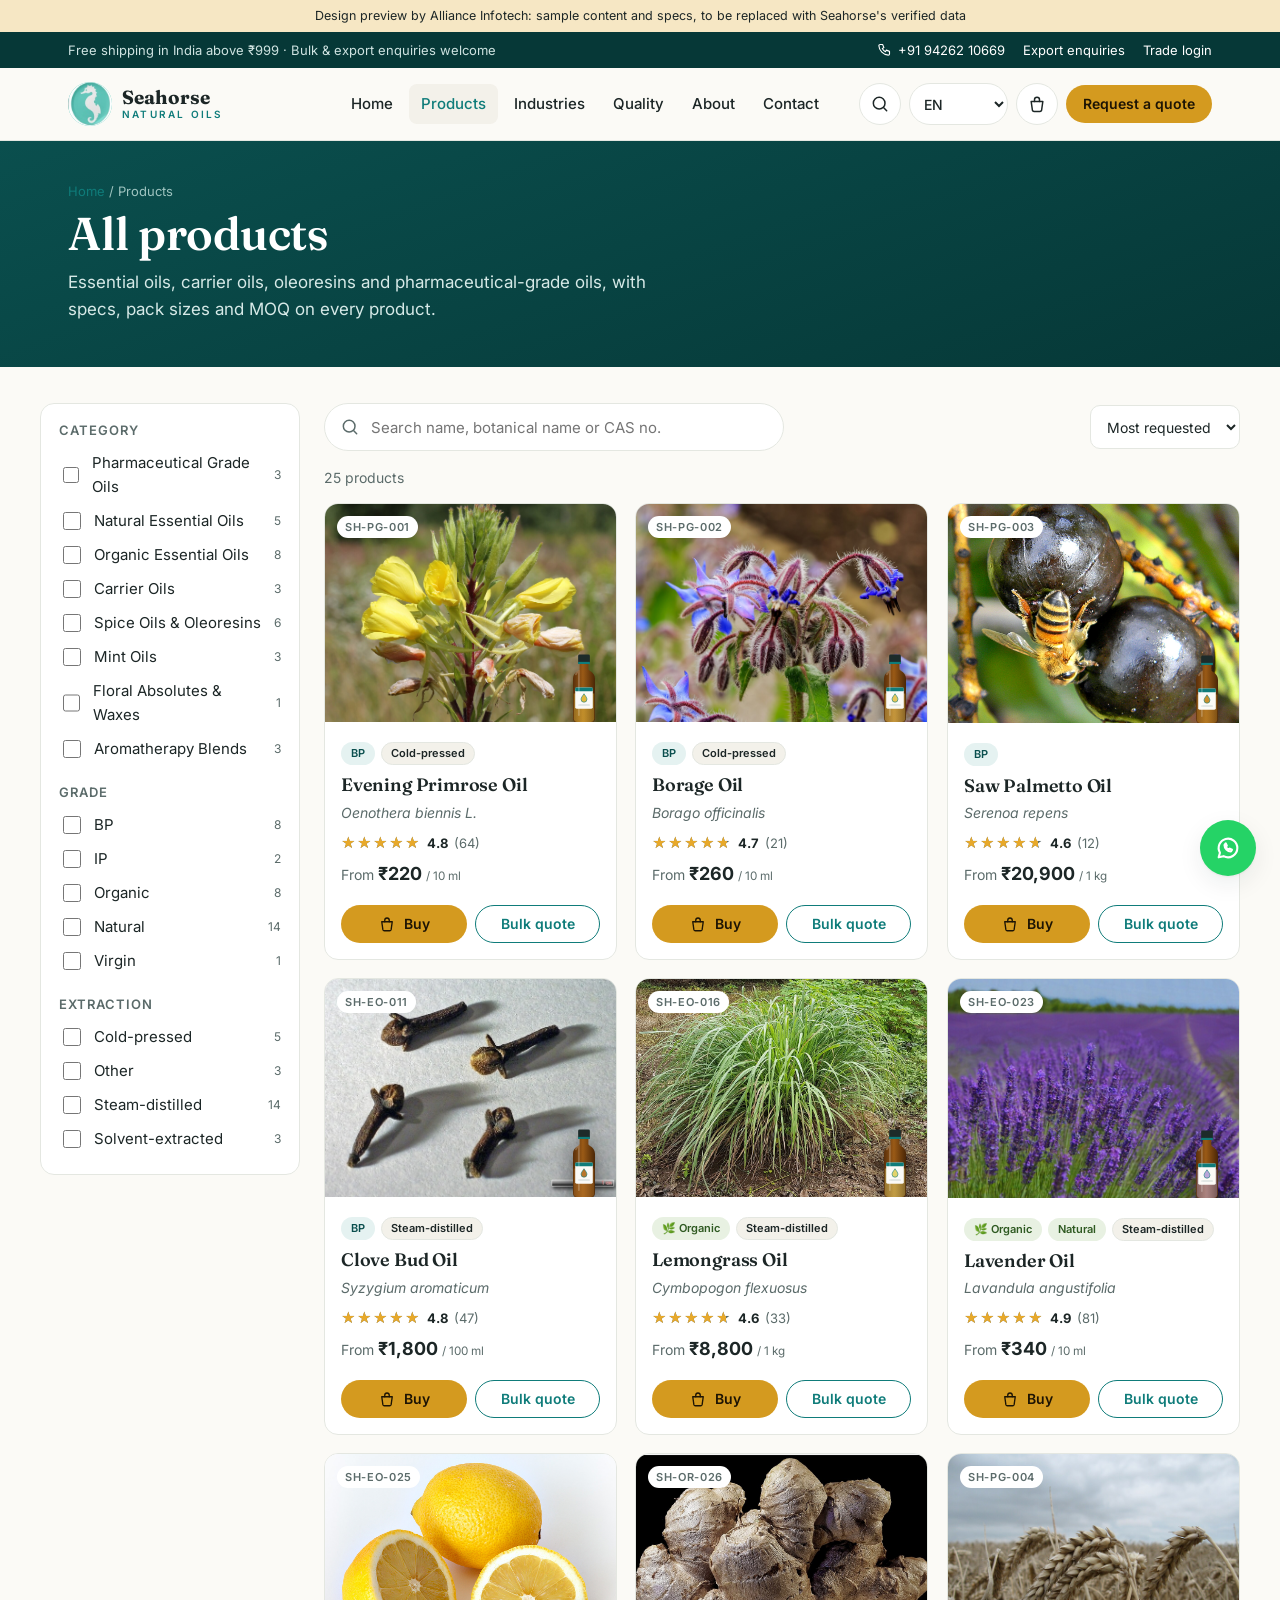
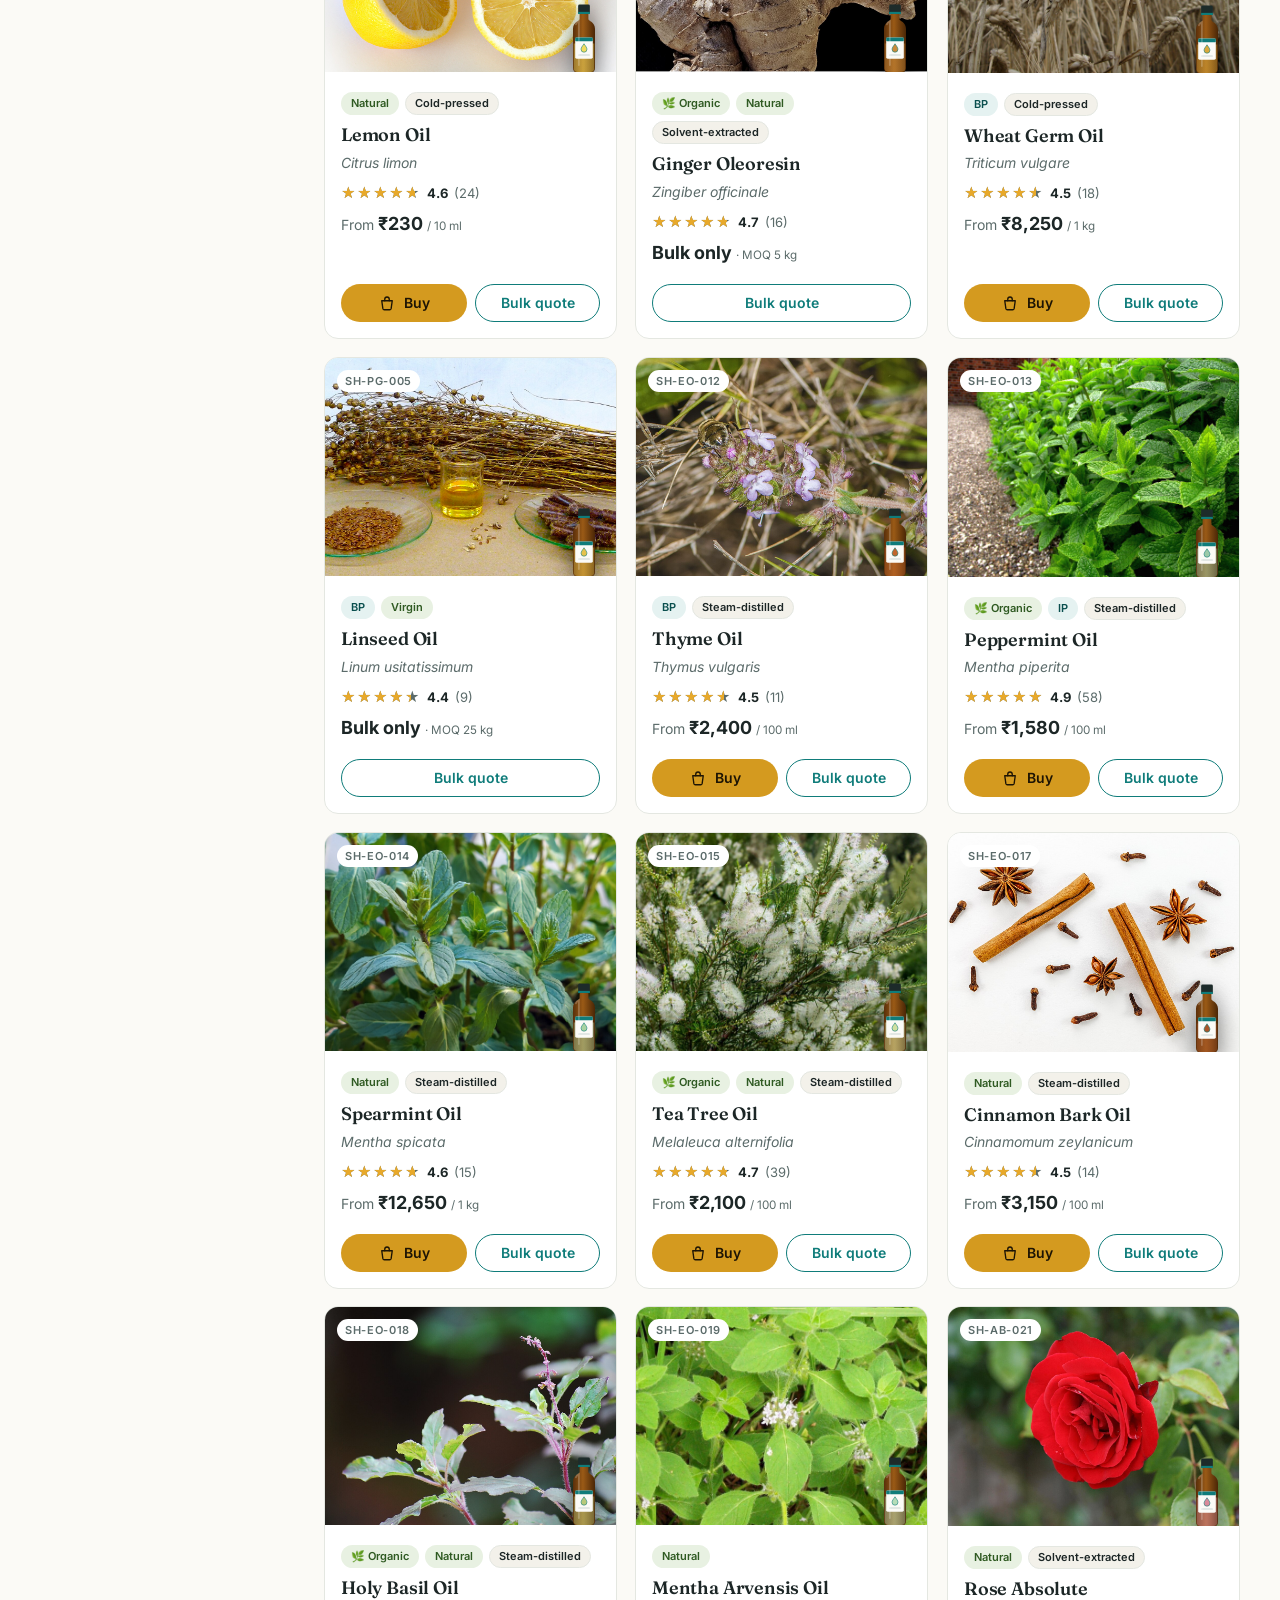
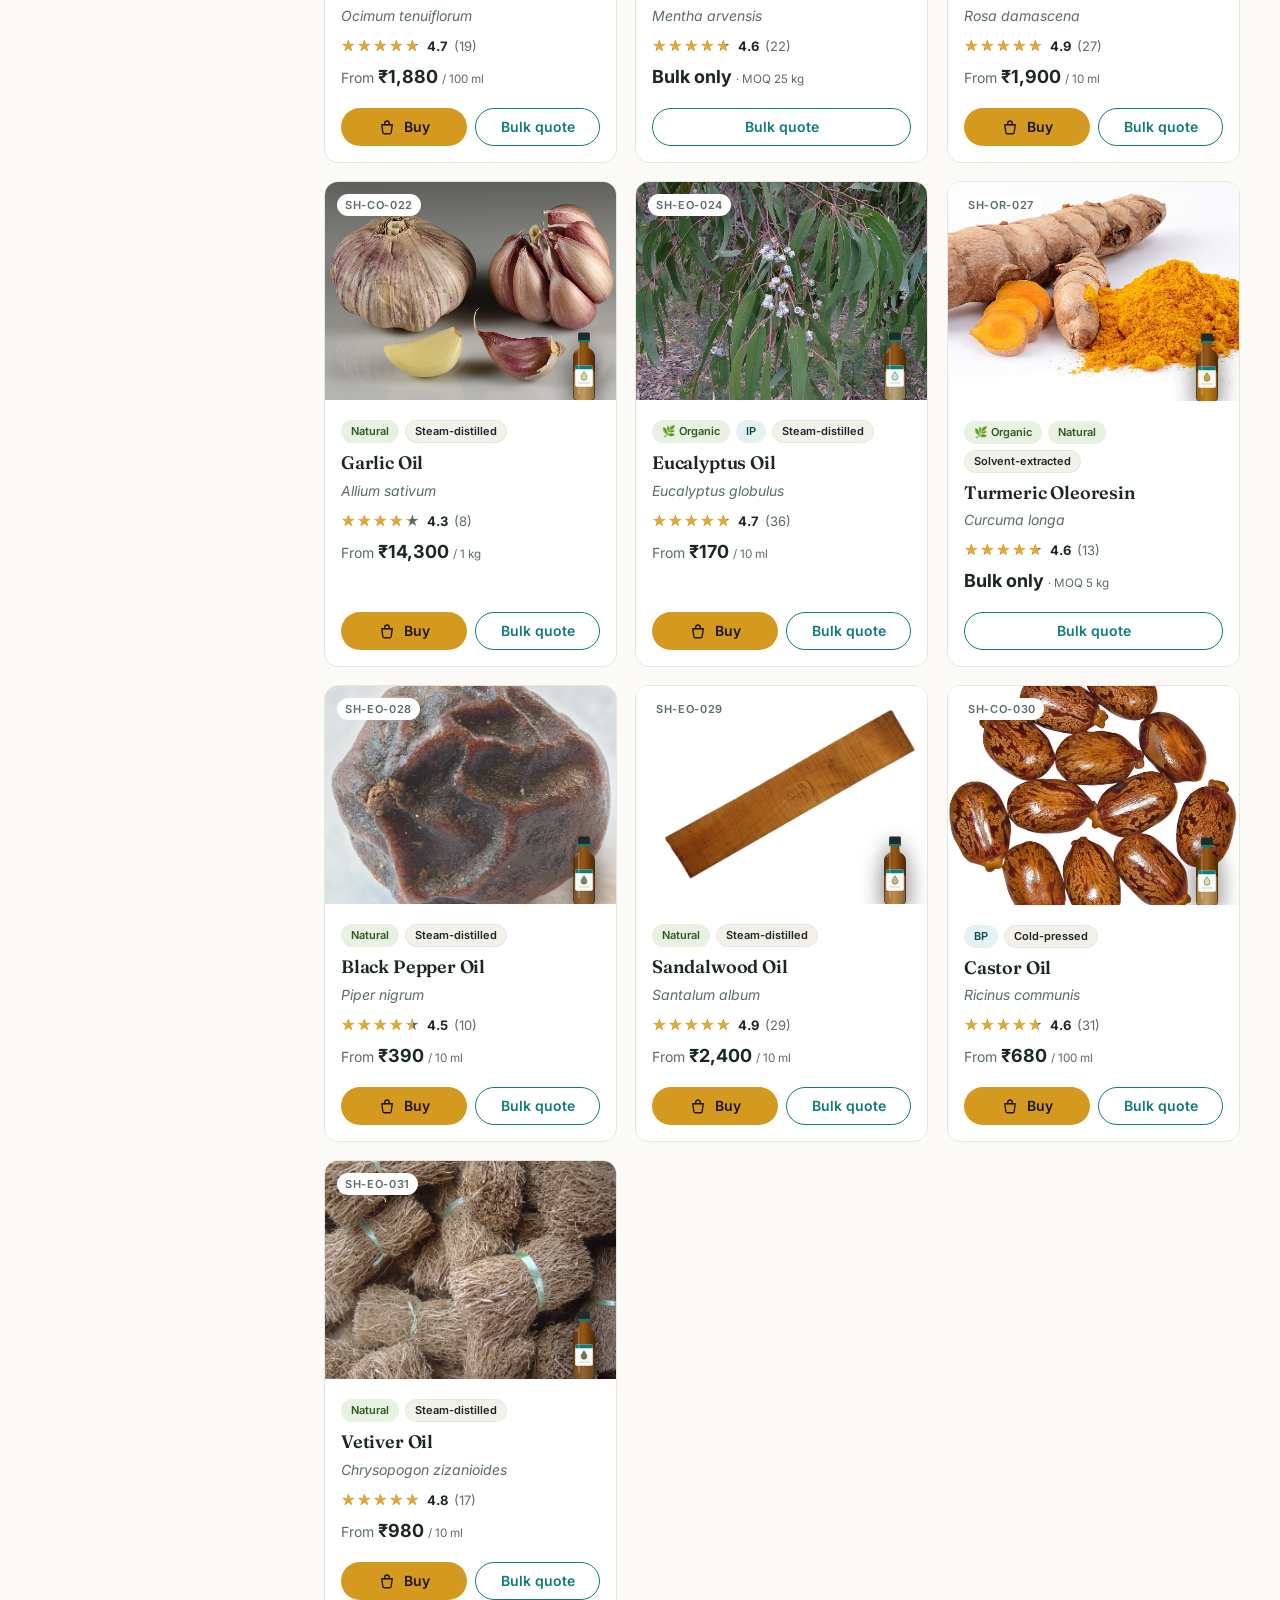
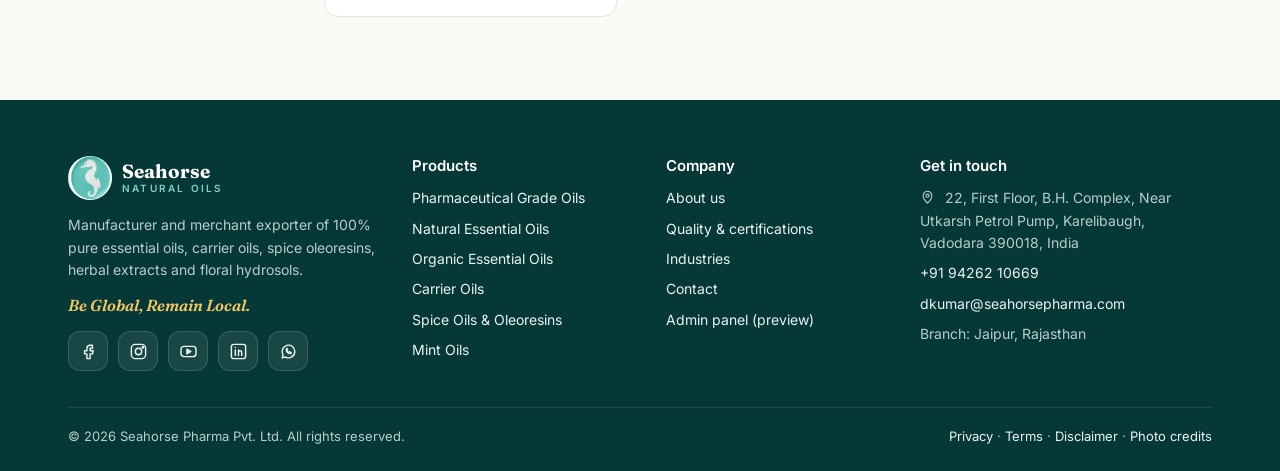
<file: products.html>
<!doctype html>
<html lang="en">
<head>
<meta charset="utf-8"><meta name="robots" content="noindex, nofollow"><meta name="viewport" content="width=device-width,initial-scale=1">
<title>Products · Seahorse Natural Oils</title>
<link rel="preconnect" href="https://fonts.googleapis.com"><link rel="preconnect" href="https://fonts.gstatic.com" crossorigin>
<link href="https://fonts.googleapis.com/css2?family=Fraunces:ital,opsz,wght@0,9..144,500;0,9..144,600;0,9..144,700;1,9..144,500&family=Inter:wght@400;500;600;700&display=swap" rel="stylesheet">
<link rel="stylesheet" href="assets/style.css"><link rel="icon" href="assets/img/logo-crop.png">
</head>
<body data-page="products">
<div id="site-header"></div>
<main id="main">
  <div class="page-hero"><div class="wrap">
    <div class="crumbs"><a href="index.html">Home</a> / Products</div>
    <h1 id="title">All products</h1>
    <p style="max-width:620px;margin:0">Essential oils, carrier oils, oleoresins and pharmaceutical-grade oils, with specs, pack sizes and MOQ on every product.</p>
  </div></div>

  <div class="wrap listing">
    <aside class="filters" id="filters" aria-label="Filters">
      <h4>Category</h4><div id="f-cat"></div>
      <h4>Grade</h4><div id="f-grade"></div>
      <h4>Extraction</h4><div id="f-ext"></div>
    </aside>
    <div>
      <div class="toolbar">
        <div class="search" id="search"><span data-i="search"></span><input id="q" type="search" placeholder="Search name, botanical name or CAS no." aria-label="Search products" autocomplete="off"></div>
        <button class="btn btn-ghost btn-sm filter-toggle" id="ft">Filters</button>
        <select class="sort" id="sort" aria-label="Sort"><option value="pop">Most requested</option><option value="az">Name A–Z</option><option value="code">Product code</option></select>
      </div>
      <p class="muted" id="result" style="font-size:14px;margin:0 0 14px"></p>
      <div class="grid g-3" id="list"></div>
    </div>
  </div>
</main>
<div id="site-footer"></div>
<script src="assets/data.js"></script>
<script src="assets/app.js"></script>
<script src="assets/bottle3d.js"></script>
<script>
  const params = new URLSearchParams(location.search);
  const state = { cat: params.get('cat') ? [params.get('cat')] : [], grade: [], ext: [], q: params.get('q') || '', sort: 'pop' };
  const extOf = p => (p.grades.find(g => /distilled|pressed|extracted/i.test(g)) || 'Other');
  const grades = ['BP', 'IP', 'Organic', 'Natural', 'Virgin'];
  const exts = [...new Set(SH_PRODUCTS.map(extOf))];
  const box = (name, val, label, n, on) => `<label><input type="checkbox" name="${name}" value="${val}" ${on ? 'checked' : ''}> ${label}<span class="count">${n}</span></label>`;
  document.getElementById('f-cat').innerHTML = SH_CATEGORIES.map(c => box('cat', c.slug, c.name, SH_PRODUCTS.filter(p => p.cat === c.slug || (c.slug === 'organic' && p.grades.includes('Organic'))).length, state.cat.includes(c.slug))).join('');
  document.getElementById('f-grade').innerHTML = grades.map(g => box('grade', g, g, SH_PRODUCTS.filter(p => p.grades.includes(g)).length)).join('');
  document.getElementById('f-ext').innerHTML = exts.map(x => box('ext', x, x, SH_PRODUCTS.filter(p => extOf(p) === x).length)).join('');
  document.getElementById('q').value = state.q;

  const norm = s => s.toLowerCase().replace(/[^a-z0-9]/g, '');
  function render() {
    const q = norm(state.q);
    let list = SH_PRODUCTS.filter(p =>
      (!state.cat.length || state.cat.includes(p.cat) || (state.cat.includes('organic') && p.grades.includes('Organic'))) &&
      (!state.grade.length || state.grade.some(g => p.grades.includes(g))) &&
      (!state.ext.length || state.ext.includes(extOf(p))) &&
      (!q || [p.name, p.botanical, p.code, ...(p.specs.find(s => s[0] === 'CAS No.') || [])].some(v => norm(v).includes(q))));
    if (state.sort === 'az') list = [...list].sort((a, b) => a.name.localeCompare(b.name));
    if (state.sort === 'code') list = [...list].sort((a, b) => a.code.localeCompare(b.code));
    if (state.sort === 'pop') list = [...list].sort((a, b) => (b.featured ? 1 : 0) - (a.featured ? 1 : 0));
    document.getElementById('list').innerHTML = list.length ? list.map(SH.card).join('') : `<div class="empty card" style="grid-column:1/-1">No products match. Try a botanical name (e.g. <i>Mentha</i>) or a CAS number, or <a href="rfq.html">ask us</a>: we source 190+ materials.</div>`;
    document.getElementById('result').textContent = `${list.length} product${list.length === 1 ? '' : 's'}${state.q ? ` for “${state.q}”` : ''}`;
    const c = state.cat.length === 1 ? SH_CATEGORIES.find(x => x.slug === state.cat[0]) : null;
    document.getElementById('title').textContent = c ? c.name : 'All products';
    const u = new URLSearchParams(); if (state.cat.length === 1) u.set('cat', state.cat[0]); if (state.q) u.set('q', state.q);
    history.replaceState(null, '', location.pathname + (u.toString() ? '?' + u : '') + location.hash);
    SH.reveal(document.getElementById('list'));
  }
  document.getElementById('filters').addEventListener('change', e => { const t = e.target; const a = state[t.name]; t.checked ? a.push(t.value) : a.splice(a.indexOf(t.value), 1); render(); });
  let deb; document.getElementById('q').addEventListener('input', e => { clearTimeout(deb); deb = setTimeout(() => { state.q = e.target.value.trim(); render(); }, 150); });
  document.getElementById('sort').addEventListener('change', e => { state.sort = e.target.value; render(); });
  document.getElementById('ft').addEventListener('click', () => document.getElementById('filters').classList.toggle('open'));
  if (location.hash === '#search') setTimeout(() => document.getElementById('q').focus(), 50);
  render();
</script>
</body>
</html>
</file>
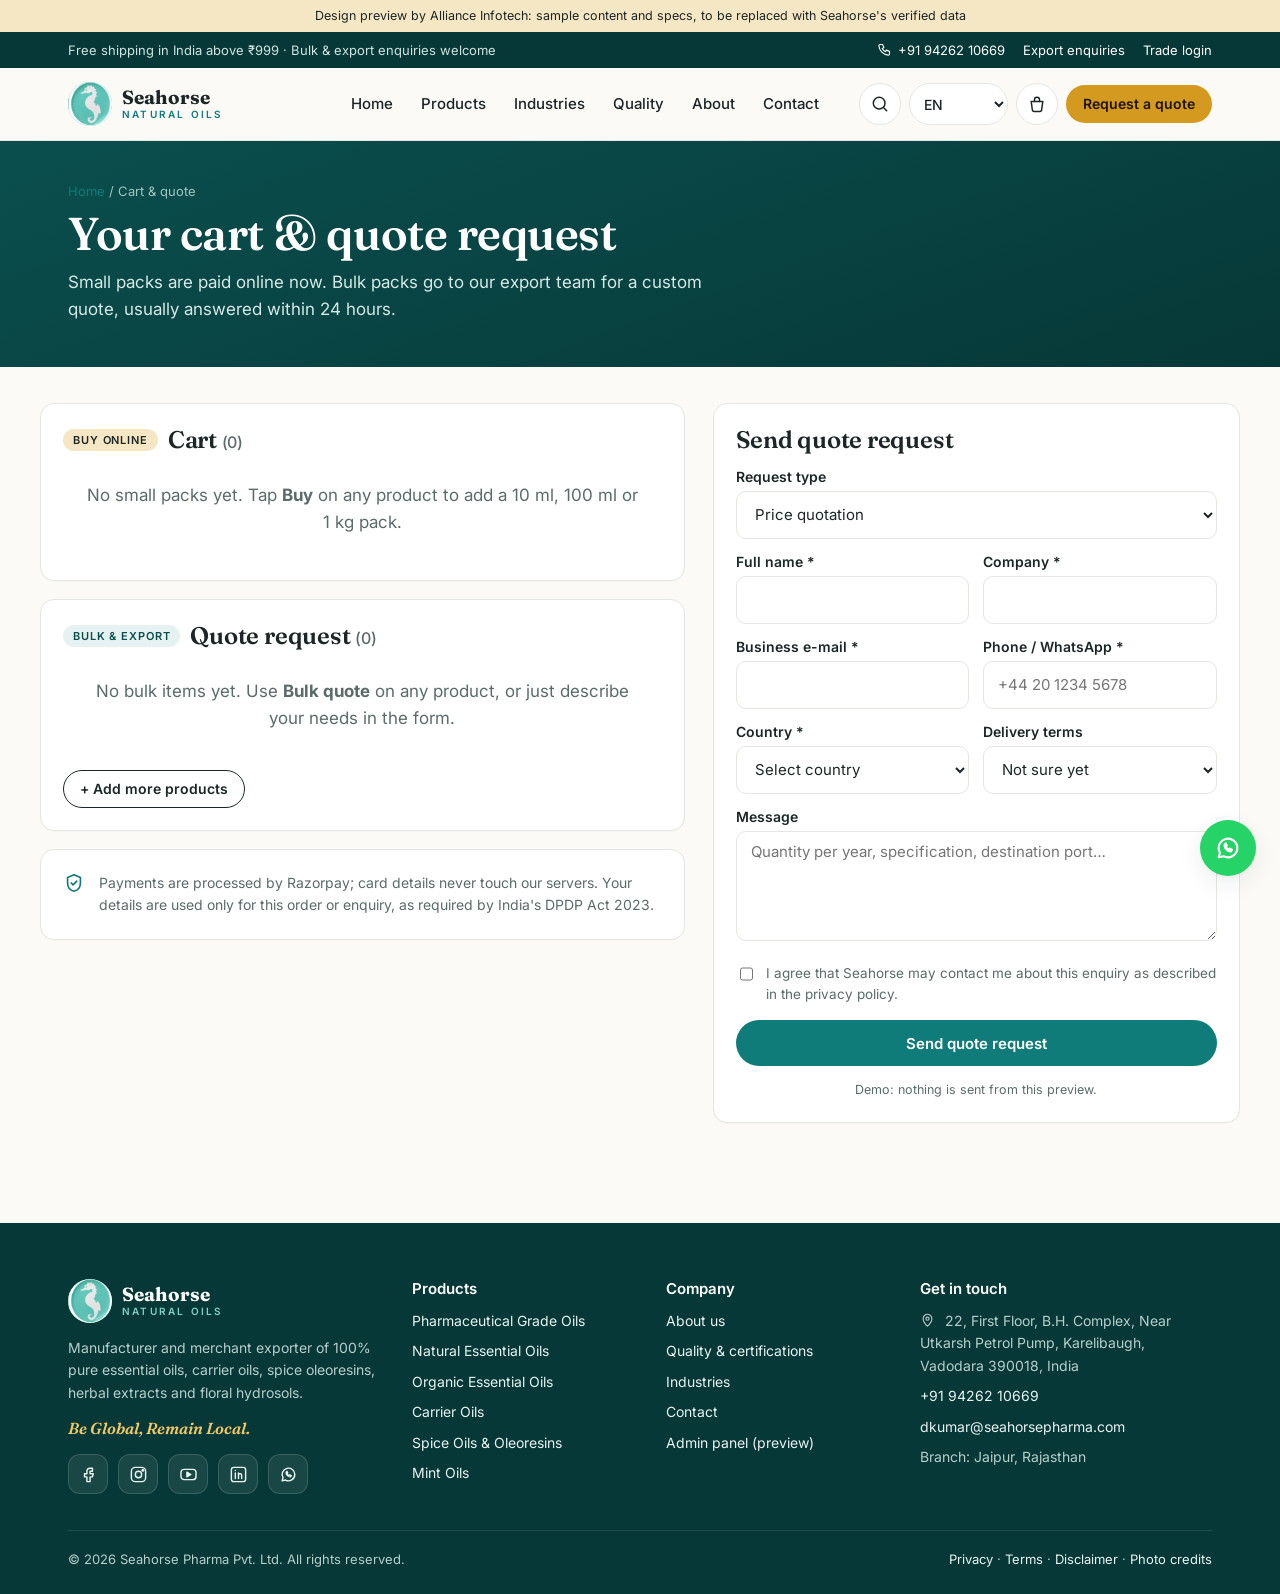
<file: rfq.html>
<!doctype html>
<html lang="en">
<head>
<meta charset="utf-8"><meta name="robots" content="noindex, nofollow"><meta name="viewport" content="width=device-width,initial-scale=1">
<title>Cart &amp; Quote · Seahorse Natural Oils</title>
<link rel="preconnect" href="https://fonts.googleapis.com"><link rel="preconnect" href="https://fonts.gstatic.com" crossorigin>
<link href="https://fonts.googleapis.com/css2?family=Fraunces:ital,opsz,wght@0,9..144,500;0,9..144,600;0,9..144,700;1,9..144,500&family=Inter:wght@400;500;600;700&display=swap" rel="stylesheet">
<link rel="stylesheet" href="assets/style.css"><link rel="icon" href="assets/img/logo-crop.png">
</head>
<body data-page="rfq">
<div id="site-header"></div>
<main id="main">
  <div class="page-hero"><div class="wrap">
    <div class="crumbs"><a href="index.html">Home</a> / Cart &amp; quote</div>
    <h1>Your cart &amp; quote request</h1>
    <p style="max-width:640px;margin:0">Small packs are paid online now. Bulk packs go to our export team for a custom quote, usually answered within 24 hours.</p>
  </div></div>

  <div class="wrap rfq" id="rfq">
    <div>
      <div class="card" id="cart">
        <div class="sec-title"><span class="pill buy">Buy online</span><h2 style="font-size:24px;margin:0">Cart <span class="muted" id="nb" style="font:500 16px var(--sans)"></span></h2></div>
        <div id="buyItems"></div>
        <div id="totals"></div>
      </div>

      <div class="card" id="quote" style="margin-top:18px">
        <div class="sec-title"><span class="pill quote">Bulk &amp; export</span><h2 style="font-size:24px;margin:0">Quote request <span class="muted" id="nq" style="font:500 16px var(--sans)"></span></h2></div>
        <div id="quoteItems"></div>
        <a href="products.html" class="btn btn-ghost btn-sm" style="margin-top:16px">+ Add more products</a>
      </div>
      <div class="card" style="margin-top:18px;display:flex;gap:14px;align-items:flex-start">
        <span style="color:var(--brand)" data-i="shield"></span>
        <p class="muted" style="margin:0;font-size:14px">Payments are processed by Razorpay; card details never touch our servers. Your details are used only for this order or enquiry, as required by India's DPDP Act 2023.</p>
      </div>
    </div>

    <form class="card form" id="form" novalidate style="align-self:start">
      <h2 style="font-size:24px;margin:0">Send quote request</h2>
      <div class="field"><label for="type">Request type</label><select id="type"><option>Price quotation</option><option>Sample request</option><option value="COA">COA request</option><option value="MSDS">MSDS request</option><option value="TDS">TDS request</option></select></div>
      <div class="two">
        <div class="field"><label for="name">Full name *</label><input id="name" autocomplete="name" required><div class="err">Please enter your name</div></div>
        <div class="field"><label for="company">Company *</label><input id="company" autocomplete="organization" required><div class="err">Please enter your company</div></div>
      </div>
      <div class="two">
        <div class="field"><label for="email">Business e-mail *</label><input id="email" type="email" autocomplete="email" required><div class="err">Please enter a valid e-mail</div></div>
        <div class="field"><label for="phone">Phone / WhatsApp *</label><input id="phone" type="tel" autocomplete="tel" placeholder="+44 20 1234 5678" required><div class="err">Please include country code</div></div>
      </div>
      <div class="two">
        <div class="field"><label for="country">Country *</label><select id="country" required><option value="">Select country</option><option>India</option><option>United States</option><option>United Kingdom</option><option>Germany</option><option>France</option><option>United Arab Emirates</option><option>Saudi Arabia</option><option>Singapore</option><option>Australia</option><option>Other</option></select><div class="err">Please choose a country</div></div>
        <div class="field"><label for="terms">Delivery terms</label><select id="terms"><option>Not sure yet</option><option>EXW Vadodara</option><option>FOB Mundra / Nhava Sheva</option><option>CIF (destination port)</option><option>DDP (door delivery)</option></select></div>
      </div>
      <div class="field"><label for="msg">Message</label><textarea id="msg" placeholder="Quantity per year, specification, destination port…"></textarea></div>
      <input class="hp" tabindex="-1" autocomplete="off" aria-hidden="true" id="website">
      <label class="consent"><input type="checkbox" id="consent" required> I agree that Seahorse may contact me about this enquiry as described in the privacy policy.</label>
      <button class="btn btn-primary" type="submit" style="width:100%">Send quote request</button>
      <p class="muted" style="font-size:12.5px;margin:0;text-align:center">Demo: nothing is sent from this preview.</p>
    </form>
  </div>
</main>
<div id="site-footer"></div>
<script src="assets/data.js"></script>
<script src="assets/app.js"></script>
<script>
  const qs = new URLSearchParams(location.search);
  if (qs.get('doc')) document.getElementById('type').value = qs.get('doc');
  if (qs.get('p') && !SH.rfq.items().some(i => i.slug === qs.get('p') && i.mode === 'quote')) {
    const p = SH_PRODUCTS.find(x => x.slug === qs.get('p'));
    if (p) { try { const l = SH.rfq.items(); l.push({ slug: p.slug, pack: SH.bulkPack(p), qty: 1, mode: 'quote' }); localStorage.setItem('sh-rfq', JSON.stringify(l)); } catch {} }
  }
  const row = (it, i, p, right) => `<div class="rfq-item"><div class="th"><img src="${p.img}" alt=""></div><div><b>${p.name}</b><small>${p.code} · ${it.pack} × ${it.qty}</small></div><div style="text-align:right">${right}<br><button class="rm" data-rm="${i}" aria-label="Remove ${p.name}">Remove</button></div></div>`;
  function draw() {
    const all = SH.rfq.items().map((it, i) => ({ it, i, p: SH_PRODUCTS.find(x => x.slug === it.slug) })).filter(x => x.p);
    const buy = all.filter(x => x.it.mode === 'buy'), quote = all.filter(x => x.it.mode !== 'buy');
    document.querySelectorAll('[data-rfq-count]').forEach(e => { e.textContent = all.length; e.dataset.n = all.length; });
    document.getElementById('nb').textContent = `(${buy.length})`; document.getElementById('nq').textContent = `(${quote.length})`;
    let sub = 0;
    document.getElementById('buyItems').innerHTML = buy.length ? buy.map(({ it, i, p }) => { const t = SH_PRICE(p, it.pack) * it.qty; sub += t; return row(it, i, p, `<b>₹${SH.fmt(t)}</b>`); }).join('')
      : `<div class="empty" style="padding:22px">No small packs yet. Tap <b>Buy</b> on any product to add a 10 ml, 100 ml or 1 kg pack.</div>`;
    const ship = sub === 0 || sub >= 999 ? 0 : 79;
    document.getElementById('totals').innerHTML = buy.length ? `<div class="totals"><div><span>Subtotal (incl. GST)</span><span>₹${SH.fmt(sub)}</span></div><div><span>Shipping</span><span>${ship ? '₹' + ship : 'Free'}</span></div><div class="grand"><span>Total</span><span>₹${SH.fmt(sub + ship)}</span></div></div>
      <button class="btn btn-accent" id="checkout" style="width:100%;margin-top:14px">${SH.icon('shield')}Secure checkout · ₹${SH.fmt(sub + ship)}</button>
      <div class="paylogos"><span>UPI</span><span>Google Pay</span><span>PhonePe</span><span>Visa</span><span>Mastercard</span><span>RuPay</span><span>NetBanking</span></div>` : '';
    document.getElementById('quoteItems').innerHTML = quote.length ? quote.map(({ it, i, p }) => row(it, i, p, `<span class="muted" style="font-size:13px">on quote</span>`)).join('')
      : `<div class="empty" style="padding:22px">No bulk items yet. Use <b>Bulk quote</b> on any product, or just describe your needs in the form.</div>`;
  }
  document.getElementById('rfq').addEventListener('click', e => {
    const b = e.target.closest('[data-rm]'); if (b) { SH.rfq.remove(+b.dataset.rm); draw(); }
    if (e.target.closest('#checkout')) {
      const no = 'SH-' + String(Math.floor(Math.random() * 900000) + 100000);
      const keep = SH.rfq.items().filter(x => x.mode !== 'buy'); try { localStorage.setItem('sh-rfq', JSON.stringify(keep)); } catch {}
      document.getElementById('cart').innerHTML = `<div class="success"><div class="tick">${SH.icon('tick')}</div><h2>Payment successful</h2><p class="muted">Order number</p><p class="rfq-no">${no}</p><p class="muted">Demo: in the live site Razorpay opens here (UPI, cards, NetBanking) and the payment is verified on our server before the order is confirmed. You get an e-mail and WhatsApp update with tracking.</p></div>`;
      document.querySelectorAll('[data-rfq-count]').forEach(e => { e.textContent = keep.length; e.dataset.n = keep.length; });
    }
  });
  draw();

  document.getElementById('form').addEventListener('submit', e => {
    e.preventDefault(); let ok = true;
    const check = (id, test) => { const el = document.getElementById(id); const good = test(el.value.trim()); el.closest('.field').classList.toggle('invalid', !good); if (!good && ok) el.focus(); ok = ok && good; };
    check('name', v => v.length > 1); check('company', v => v.length > 1);
    check('email', v => /^[^\s@]+@[^\s@]+\.[^\s@]{2,}$/.test(v)); check('phone', v => /^\+?[0-9 ()-]{8,}$/.test(v)); check('country', v => !!v);
    if (!document.getElementById('consent').checked) { ok = false; SH.toast('Please accept the privacy consent'); }
    if (!ok || document.getElementById('website').value) return;
    const no = 'RFQ-' + new Date().getFullYear() + '-' + String(Math.floor(Math.random() * 90000) + 10000);
    const keep = SH.rfq.items().filter(x => x.mode === 'buy'); try { localStorage.setItem('sh-rfq', JSON.stringify(keep)); } catch {}
    e.target.innerHTML = `<div class="success"><div class="tick">${SH.icon('tick')}</div><h2>Thank you. Your request is with our export team.</h2><p class="muted">Your reference number</p><p class="rfq-no">${no}</p>
      <p class="muted">A copy has been sent to your e-mail. We usually reply within 24 hours.</p><a class="btn btn-primary" href="products.html">Continue browsing</a></div>`;
    document.getElementById('quoteItems').innerHTML = `<div class="empty" style="padding:22px">Request sent ✓</div>`;
  });
</script>
</body>
</html>
</file>
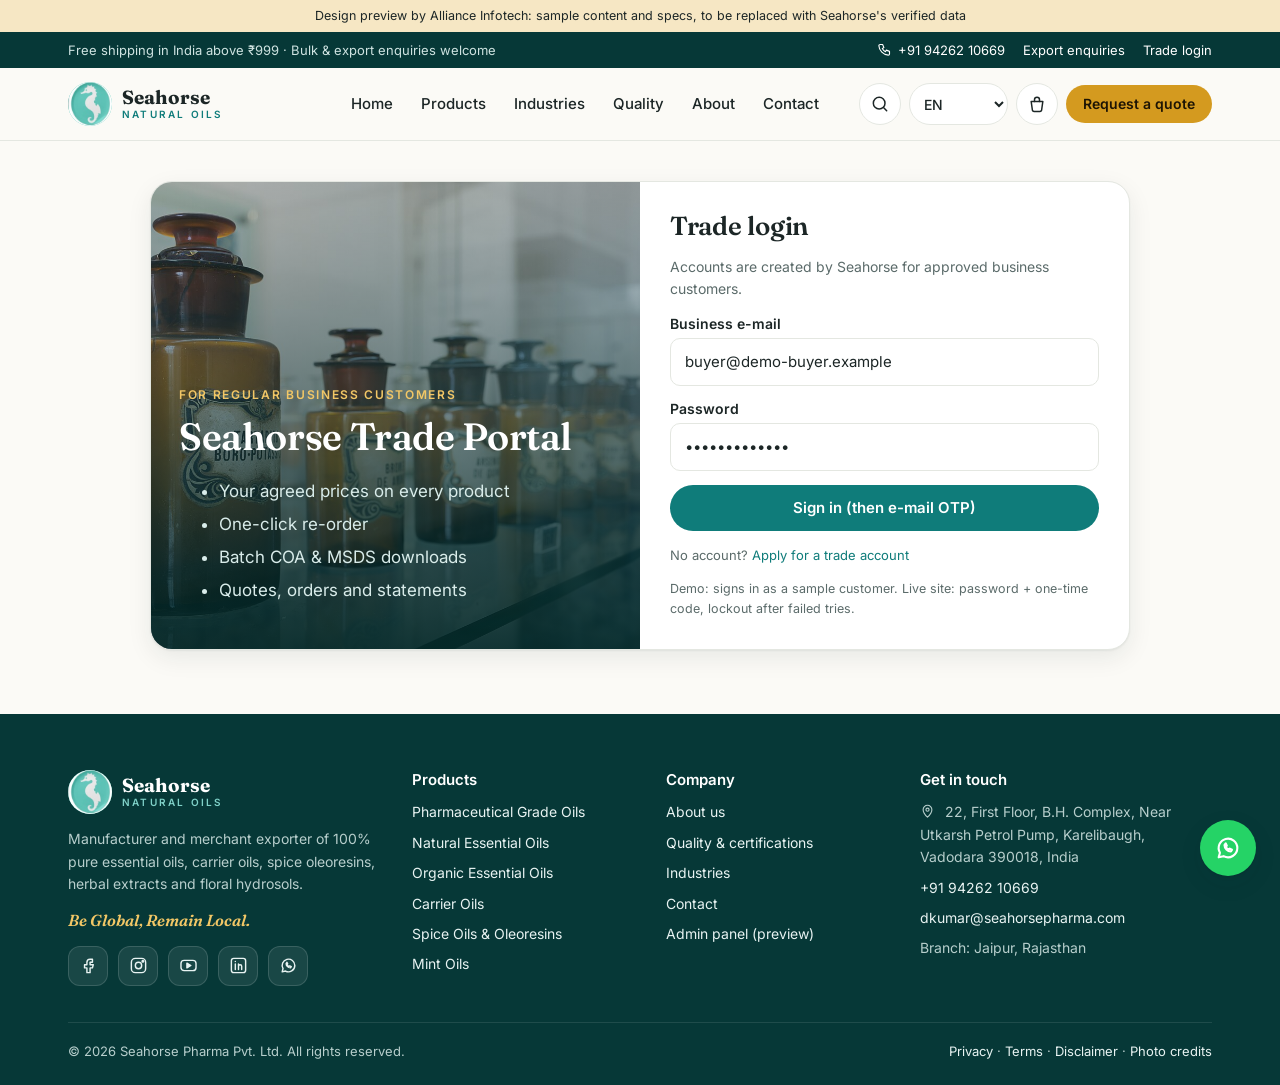
<file: trade.html>
<!doctype html>
<html lang="en">
<head>
<meta charset="utf-8"><meta name="viewport" content="width=device-width,initial-scale=1">
<title>Trade Portal · Seahorse Natural Oils</title>
<meta name="robots" content="noindex">
<link rel="preconnect" href="https://fonts.googleapis.com"><link rel="preconnect" href="https://fonts.gstatic.com" crossorigin>
<link href="https://fonts.googleapis.com/css2?family=Fraunces:ital,opsz,wght@0,9..144,500;0,9..144,600;0,9..144,700;1,9..144,500&family=Inter:wght@400;500;600;700&display=swap" rel="stylesheet">
<link rel="stylesheet" href="assets/style.css"><link rel="icon" href="assets/img/logo-crop.png">
<style>
  .login{display:grid;gap:0;max-width:980px;margin:40px auto;border-radius:22px;overflow:hidden;border:1px solid var(--line);background:var(--surface);box-shadow:var(--shadow)}
  @media (min-width:860px){.login{grid-template-columns:1fr 1fr}}
  .login .side{position:relative;min-height:260px;color:#fff;display:flex;align-items:flex-end;isolation:isolate}
  .login .side img{position:absolute;inset:0;width:100%;height:100%;object-fit:cover;z-index:-2}
  .login .side::before{content:"";position:absolute;inset:0;z-index:-1;background:linear-gradient(180deg,rgba(4,40,39,.2),rgba(4,40,39,.92))}
  .login .side>div{padding:28px}.login .side h2{color:#fff}.login .side li{margin:6px 0;color:#d9ecea}
  .login form{padding:30px}
  .portal-head{display:flex;flex-wrap:wrap;gap:14px;align-items:center;justify-content:space-between}
  .acct{display:flex;gap:14px;align-items:center}
  .acct .av{width:52px;height:52px;border-radius:14px;background:var(--brand);color:#fff;display:grid;place-items:center;font:700 20px var(--serif)}
  .private{display:flex;gap:10px;align-items:center;background:var(--tint-bg);color:var(--tint-fg);border-radius:12px;padding:10px 14px;font-size:14px}
  .private svg{width:20px;height:20px;flex:none}
  .ptable td .yp{font:700 16px var(--sans);color:var(--text)}
  .ptable td small{color:var(--muted)}
  .ptable img{width:44px;height:44px;border-radius:10px;object-fit:cover}
</style>
</head>
<body data-page="">
<div id="site-header"></div>
<main id="main">
  <div class="wrap" id="view">
    <div class="login">
      <div class="side"><img src="assets/img/photos/hero-bottles.jpg" alt="">
        <div><span class="eyebrow" style="color:#F2C766">For regular business customers</span><h2>Seahorse Trade Portal</h2>
          <ul><li>Your agreed prices on every product</li><li>One-click re-order</li><li>Batch COA &amp; MSDS downloads</li><li>Quotes, orders and statements</li></ul></div></div>
      <form class="form" id="login" novalidate>
        <h2 style="font-size:26px;margin:0">Trade login</h2>
        <p class="muted" style="margin:0;font-size:14px">Accounts are created by Seahorse for approved business customers.</p>
        <div class="field"><label for="em">Business e-mail</label><input id="em" type="email" autocomplete="username" value="buyer@demo-buyer.example"></div>
        <div class="field"><label for="pw">Password</label><input id="pw" type="password" autocomplete="current-password" value="demo-password"></div>
        <button class="btn btn-primary" type="submit" style="width:100%">Sign in (then e-mail OTP)</button>
        <p class="muted" style="font-size:13px;margin:0">No account? <a href="contact.html">Apply for a trade account</a></p>
        <p class="muted" style="font-size:12.5px;margin:0">Demo: signs in as a sample customer. Live site: password + one-time code, lockout after failed tries.</p>
      </form>
    </div>
  </div>
</main>
<div id="site-footer"></div>
<script src="assets/data.js"></script>
<script src="assets/app.js"></script>
<script>
  /* DEMO ONLY: in the live system this list is produced on the server for the signed-in customer only; it never exists in public pages. */
  const myPrices = [['evening-primrose-oil', '25 kg', 'USD 41.50 / kg', 25, '31 Mar 2027'], ['evening-primrose-oil', '190 kg drum', 'USD 38.90 / kg', 190, '31 Mar 2027'],
    ['borage-oil', '25 kg', 'USD 56.00 / kg', 25, '31 Mar 2027'], ['clove-oil', '25 kg', 'USD 19.80 / kg', 50, '31 Dec 2026'], ['peppermint-oil', '180 kg drum', 'USD 27.40 / kg', 180, '31 Dec 2026']];
  document.getElementById('login').addEventListener('submit', e => {
    e.preventDefault();
    document.getElementById('view').innerHTML = `
      <div style="padding:36px 0 10px" class="portal-head">
        <div class="acct"><div class="av">GA</div><div><h1 style="font-size:28px;margin:0">Gulf Aroma Trading (Demo)</h1><span class="muted">Dubai, UAE · Customer since 2019 · Account manager: Export desk</span></div></div>
        <button class="btn btn-ghost btn-sm" onclick="location.reload()">Sign out</button>
      </div>
      <div class="kpis" style="margin:18px 0">
        <div class="card kpi"><span>Open quotes</span><b>2</b></div><div class="card kpi"><span>Orders this year</span><b>7</b></div>
        <div class="card kpi"><span>Next price review</span><b style="font-size:22px">31 Dec 2026</b></div><div class="card kpi"><span>Payment terms</span><b style="font-size:22px">50% adv.</b></div>
      </div>
      <div class="card">
        <div class="toolbar" style="margin-bottom:8px"><h2 style="font-size:22px;margin:0">Your price list</h2>
          <div class="private">${SH.icon('shield')}These prices are agreed for your account only.</div></div>
        <div class="table-wrap"><table class="tbl ptable"><thead><tr><th></th><th>Product</th><th>Pack</th><th>Your price</th><th>Min. qty</th><th>Valid till</th><th></th></tr></thead><tbody>
        ${myPrices.map(([s, pack, pr, mq, vt]) => { const p = SH_PRODUCTS.find(x => x.slug === s);
          return `<tr><td><img src="${p.img}" alt=""></td><td><b>${p.name}</b><br><small>${p.code} · ${p.grades[0]}</small></td><td>${pack}</td><td><span class="yp">${pr}</span><br><small>FOB Mundra</small></td><td>${mq} kg</td><td>${vt}</td>
          <td><button class="btn btn-primary btn-sm" data-ro="${s}|${pack}">Re-order</button></td></tr>`; }).join('')}
        </tbody></table></div>
      </div>
      <div class="grid g-2" style="margin:18px 0 10px">
        <div class="card"><h3 style="font-size:19px">Recent orders</h3><table class="spec" style="font-size:14px"><tbody>
          <tr><th>PO-2026-118 · EPO 760 kg</th><td><span class="st st-quoted">Shipped</span></td></tr><tr><th>PO-2026-104 · Clove 200 kg</th><td><span class="st st-won">Delivered</span></td></tr><tr><th>PO-2026-097 · Borage 100 kg</th><td><span class="st st-won">Delivered</span></td></tr></tbody></table></div>
        <div class="card"><h3 style="font-size:19px">Batch documents</h3><div class="doc-row" style="flex-direction:column;align-items:flex-start">
          <button class="doc">${SH.icon('doc')}COA · EPO batch EPO-2611-07</button><button class="doc">${SH.icon('doc')}MSDS · Evening Primrose Oil</button><button class="doc">${SH.icon('doc')}COA · Clove batch CLV-2610-02</button></div></div>
      </div>`;
    window.scrollTo(0, 0);
  });
  document.addEventListener('click', e => { const b = e.target.closest('[data-ro]'); if (!b) return; const [s, pack] = b.dataset.ro.split('|'); SH.rfq.add(s, pack, 1, 'quote'); });
</script>
</body>
</html>
</file>
<file: assets/style.css>
/* Seahorse Natural Oils — pitch design. Tokens match docs/03-design-system.md */
:root{
  --brand:#0F7C7A; --brand-deep:#0A4F4E; --brand-ink:#063837; --accent:#D49A1F; --accent-soft:#F6E7C4; --leaf:#4E8A3E;
  --bg:#FBFAF6; --surface:#FFFFFF; --surface-2:#F3F1EA; --text:#1C2626; --muted:#5B6B6A; --line:#E4E7E1; --danger:#B3261E;
  --shadow:0 1px 2px rgba(10,40,40,.06),0 8px 24px rgba(10,40,40,.08);
  --tint-bg:#E5F2F1;--tint-fg:#0A4F4E;--leaf-bg:#E8F1E2;--leaf-fg:#2f5a22;--radius:14px; --max:1200px;
  --serif:"Fraunces",Georgia,serif; --sans:"Inter",system-ui,-apple-system,"Segoe UI",Roboto,sans-serif;
  color-scheme:light;
}
@media (prefers-color-scheme:dark){
  :root:not([data-theme="light"]){--brand:#3FB8B2;--brand-deep:#0B2F2E;--brand-ink:#061d1c;--accent:#E9B84A;--accent-soft:#3a2f14;--leaf:#7DB86A;--bg:#0F1414;--surface:#172020;--surface-2:#1C2727;--text:#E7EEED;--muted:#9BB0AE;--line:#26302F;--shadow:0 1px 2px rgba(0,0,0,.4),0 8px 24px rgba(0,0,0,.35);--tint-bg:#12302f;--tint-fg:#9fe0da;--leaf-bg:#1d2c17;--leaf-fg:#b6dca5;color-scheme:dark}
}
:root[data-theme="dark"]{--brand:#3FB8B2;--brand-deep:#0B2F2E;--brand-ink:#061d1c;--accent:#E9B84A;--accent-soft:#3a2f14;--leaf:#7DB86A;--bg:#0F1414;--surface:#172020;--surface-2:#1C2727;--text:#E7EEED;--muted:#9BB0AE;--line:#26302F;--shadow:0 1px 2px rgba(0,0,0,.4),0 8px 24px rgba(0,0,0,.35);--tint-bg:#12302f;--tint-fg:#9fe0da;--leaf-bg:#1d2c17;--leaf-fg:#b6dca5;color-scheme:dark}

*{box-sizing:border-box}
html{scroll-behavior:smooth;-webkit-text-size-adjust:100%}
body{margin:0;background:var(--bg);color:var(--text);font:16px/1.6 var(--sans);overflow-x:hidden}
@media (min-width:768px){body{font-size:17px}}
img{max-width:100%;display:block}
:where([data-i])>svg{width:22px;height:22px;display:block}
.topbar svg,.footer li svg{width:15px;height:15px;display:inline-block;vertical-align:-2px;margin-right:6px}
.aside [data-i]>svg{width:18px;height:18px}
a{color:var(--brand);text-decoration:none}
a:hover{text-decoration:underline}
h1,h2,h3{font-family:var(--serif);font-weight:600;line-height:1.15;margin:0 0 .5em;letter-spacing:-.01em}
h1{font-size:clamp(34px,5.4vw,58px)} h2{font-size:clamp(26px,3.4vw,38px)} h3{font-size:clamp(19px,2vw,23px)}
p{margin:0 0 1em}
.wrap{max-width:var(--max);margin:0 auto;padding:0 16px}
@media (min-width:768px){.wrap{padding:0 28px}}
.eyebrow{display:inline-block;font:600 12px/1 var(--sans);letter-spacing:.14em;text-transform:uppercase;color:var(--brand);margin-bottom:14px}
.muted{color:var(--muted)}
.skip{position:absolute;left:-999px}.skip:focus{left:12px;top:12px;z-index:99;background:var(--surface);padding:8px 12px;border-radius:8px}
:focus-visible{outline:3px solid var(--accent);outline-offset:2px}
section{padding:64px 0}
@media (min-width:1024px){section{padding:96px 0}}
.section-head{max-width:680px;margin-bottom:36px}
.section-head.center{margin-inline:auto;text-align:center}

/* Buttons */
.btn{display:inline-flex;align-items:center;justify-content:center;gap:8px;min-height:46px;padding:0 22px;border-radius:999px;border:1.5px solid transparent;font:600 15px/1 var(--sans);cursor:pointer;transition:transform .15s,background .15s,box-shadow .15s;text-decoration:none!important;white-space:nowrap}
.btn:hover{transform:translateY(-1px)}
.btn-primary{background:var(--brand);color:#fff}
.btn-primary:hover{background:var(--brand-deep)}
.btn-accent{background:var(--accent);color:#1d1404}
.btn-accent:hover{box-shadow:0 6px 18px rgba(212,154,31,.35)}
.btn-ghost{border-color:currentColor;color:inherit;background:transparent}
.btn-sm{min-height:38px;padding:0 16px;font-size:14px}
.btn svg{width:18px;height:18px}

/* Header */
.topbar{background:var(--brand-ink);color:#cfe3e1;font-size:13px}
.topbar .wrap{display:flex;justify-content:space-between;gap:12px;min-height:36px;align-items:center}
.topbar a{color:#fff}
.topbar .hide-sm{display:none}
@media (min-width:768px){.topbar .hide-sm{display:flex;gap:18px}}
.header{position:sticky;top:0;z-index:50;background:color-mix(in srgb,var(--bg) 88%,transparent);backdrop-filter:saturate(1.4) blur(12px);border-bottom:1px solid var(--line)}
.header .wrap{display:flex;align-items:center;gap:16px;min-height:72px}
.brand{display:flex;align-items:center;gap:10px;color:var(--text)!important;text-decoration:none!important}
.brand .logo{width:44px;height:44px;border-radius:50%;overflow:hidden;flex:none;background:#43c0b0}
.brand .logo img{width:100%;height:100%;object-fit:cover;transform:scale(1.08)}
.brand b{display:block;font:700 19px/1 var(--serif)}
.brand small{display:block;font:600 10px/1.4 var(--sans);letter-spacing:.22em;color:var(--brand);text-transform:uppercase}
.nav{display:none;margin-left:auto;gap:4px}
.nav a{color:var(--text);padding:8px 12px;border-radius:8px;font-weight:500;font-size:15px}
.nav a:hover,.nav a[aria-current]{background:var(--surface-2);text-decoration:none}
.nav a[aria-current]{color:var(--brand)}
.head-actions{display:flex;align-items:center;gap:8px;margin-left:auto}
@media (min-width:1024px){.nav{display:flex}.head-actions{margin-left:12px}}
.icon-btn{width:42px;height:42px;border-radius:50%;border:1px solid var(--line);background:var(--surface);display:grid;place-items:center;color:var(--text);cursor:pointer}
.icon-btn svg{width:20px;height:20px}
.lang{height:42px;border-radius:999px;border:1px solid var(--line);background:var(--surface);color:var(--text);padding:0 10px;font:500 14px var(--sans);display:none}
@media (min-width:640px){.lang{display:block}}
.rfq-btn{position:relative}
.rfq-btn .count{position:absolute;top:-5px;right:-5px;min-width:20px;height:20px;border-radius:999px;background:var(--accent);color:#1d1404;font:700 11px/20px var(--sans);text-align:center;padding:0 5px}
.rfq-btn .count:empty,.rfq-btn .count[data-n="0"]{display:none}
.menu-btn{display:grid}
@media (min-width:1024px){.menu-btn{display:none}}
.head-cta{display:none}
@media (min-width:1280px){.head-cta{display:inline-flex}}
.drawer{position:fixed;inset:0;z-index:80;background:rgba(5,25,25,.5);display:none}
.drawer.open{display:block}
.drawer nav{position:absolute;right:0;top:0;bottom:0;width:min(320px,86vw);background:var(--surface);padding:24px;display:flex;flex-direction:column;gap:4px;box-shadow:var(--shadow)}
.drawer nav a{padding:12px 10px;border-radius:10px;color:var(--text);font-weight:500}
.drawer nav a:hover{background:var(--surface-2);text-decoration:none}

/* Mobile bottom bar */
.bottombar{position:fixed;left:0;right:0;bottom:0;z-index:60;background:var(--surface);border-top:1px solid var(--line);display:grid;grid-template-columns:repeat(5,1fr);padding-bottom:env(safe-area-inset-bottom)}
.bottombar a{display:flex;flex-direction:column;align-items:center;gap:2px;padding:8px 0 6px;font-size:11px;color:var(--muted);text-decoration:none;position:relative}
.bottombar a svg{width:22px;height:22px}
.bottombar a.on{color:var(--brand)}
.bottombar .count{position:absolute;top:3px;left:calc(50% + 6px);min-width:17px;height:17px;border-radius:999px;background:var(--accent);color:#1d1404;font:700 10px/17px var(--sans);text-align:center}
.bottombar .count[data-n="0"]{display:none}
body{padding-bottom:64px}
@media (min-width:1024px){.bottombar{display:none}body{padding-bottom:0}}
.wa-float{display:none}
@media (min-width:1024px){.wa-float{display:grid;position:fixed;right:24px;bottom:24px;z-index:60;width:56px;height:56px;border-radius:50%;background:#25D366;color:#fff;place-items:center;box-shadow:var(--shadow)}.wa-float svg{width:28px;height:28px}}

/* Hero */
.hero{position:relative;background:radial-gradient(1200px 600px at 85% 10%,#1a8f8b 0,transparent 60%),linear-gradient(160deg,var(--brand-deep),var(--brand-ink));color:#eaf4f3;overflow:hidden;padding:56px 0 72px}
@media (min-width:1024px){.hero{padding:88px 0 110px}}
.hero .wrap{display:grid;gap:44px;align-items:center}
@media (min-width:1024px){.hero .wrap{grid-template-columns:1.1fr .9fr}}
.hero h1{color:#fff}
.hero h1 em{font-style:italic;color:#F2C766;font-weight:500}
.hero .lead{font-size:clamp(16px,1.6vw,19px);color:#c4dcda;max-width:560px}
.hero .eyebrow{color:#F2C766}
.hero .ctas{display:flex;flex-wrap:wrap;gap:12px;margin:28px 0 30px}
.hero .btn-ghost{color:#fff;border-color:rgba(255,255,255,.45)}
.hero-points{display:flex;flex-wrap:wrap;gap:10px 22px;font-size:14px;color:#bcd6d4;padding:0;margin:0;list-style:none}
.hero-points li{display:flex;gap:8px;align-items:center}
.hero-points svg{width:18px;height:18px;color:#7fd1c8}
.hero-art{position:relative;max-width:520px;margin:0 auto;width:100%}
.hero-art .arch{border-radius:260px 260px 24px 24px;overflow:hidden;aspect-ratio:4/4.6;box-shadow:0 30px 80px rgba(0,0,0,.35);border:6px solid rgba(255,255,255,.08)}
.hero-art .arch img{width:100%;height:100%;object-fit:cover}
.float-card{position:absolute;background:rgba(255,255,255,.96);color:#1C2626;border-radius:14px;padding:14px 16px;box-shadow:0 16px 40px rgba(0,0,0,.25);font-size:13px;line-height:1.4}
.float-card b{font:600 15px var(--serif);display:block}
.float-card .k{color:#5B6B6A}
.fc-1{left:-8px;bottom:28px;max-width:230px}
.fc-2{right:-6px;top:26px;text-align:center}
.fc-2 b{font-size:28px;color:var(--brand-deep)}
@media (min-width:1024px){.fc-1{left:-44px}.fc-2{right:-30px}}
.hero .drops{position:absolute;inset:0;pointer-events:none;opacity:.5}

/* Trust strip */
.trust{background:var(--surface);border-bottom:1px solid var(--line)}
.trust .wrap{display:grid;grid-template-columns:repeat(2,1fr);gap:0}
@media (min-width:768px){.trust .wrap{grid-template-columns:repeat(4,1fr)}}
.stat{padding:26px 12px;text-align:center;border-right:1px solid var(--line)}
.stat:nth-child(2n){border-right:0}
@media (min-width:768px){.stat:nth-child(2n){border-right:1px solid var(--line)}.stat:last-child{border-right:0}}
.stat b{display:block;font:600 clamp(28px,3.4vw,40px)/1.1 var(--serif);color:var(--brand)}
.stat>span{font-size:14px;color:var(--muted)}

/* Cards / grids */
.grid{display:grid;gap:18px}
.grid>*,.admin>*,.listing>*,.rfq>*,.pd>*,.split>*,.contact-grid>*{min-width:0}
.g-2{grid-template-columns:1fr}.g-3{grid-template-columns:1fr}.g-4{grid-template-columns:repeat(2,1fr)}
@media (min-width:640px){.g-2{grid-template-columns:repeat(2,1fr)}.g-3{grid-template-columns:repeat(2,1fr)}}
@media (min-width:1024px){.g-3{grid-template-columns:repeat(3,1fr)}.g-4{grid-template-columns:repeat(4,1fr)}}
.card{background:var(--surface);border:1px solid var(--line);border-radius:var(--radius);padding:22px;box-shadow:0 1px 0 rgba(0,0,0,.02)}
.cat{display:flex;flex-direction:column;gap:10px;color:var(--text);text-decoration:none!important;transition:transform .2s,box-shadow .2s;position:relative;overflow:hidden;padding:20px}
.cat:hover{transform:translateY(-3px);box-shadow:var(--shadow)}
.cat .ic{width:52px;height:52px;border-radius:14px;display:grid;place-items:center;background:color-mix(in srgb,var(--t) 16%,transparent);color:var(--t)}
.cat .ic svg{width:28px;height:28px}
.cat b{font:600 17px/1.25 var(--serif)}
.cat span{font-size:13px;color:var(--muted)}
.cat::after{content:"";position:absolute;right:-30px;bottom:-30px;width:90px;height:90px;border-radius:50%;background:color-mix(in srgb,var(--t) 10%,transparent)}
.why .card h3{font-size:20px}
.why .ic{width:46px;height:46px;border-radius:12px;background:var(--accent-soft);color:var(--accent);display:grid;place-items:center;margin-bottom:14px}
.why .ic svg{width:24px;height:24px}

/* Product card */
.pcard{display:flex;flex-direction:column;background:var(--surface);border:1px solid var(--line);border-radius:var(--radius);overflow:hidden;transition:box-shadow .2s,transform .2s}
.pcard:hover{box-shadow:var(--shadow);transform:translateY(-2px)}
.pcard .media{aspect-ratio:4/3;background:linear-gradient(180deg,var(--surface-2),color-mix(in srgb,var(--c) 18%,var(--surface)));display:grid;place-items:center;position:relative}
.pcard .media svg{height:78%;width:auto;filter:drop-shadow(0 10px 14px rgba(0,0,0,.18))}
.pcard .code{position:absolute;left:12px;top:12px;font:600 11px var(--sans);letter-spacing:.06em;color:var(--muted);background:var(--surface);border-radius:999px;padding:4px 8px}
.pcard .body{padding:16px;display:flex;flex-direction:column;gap:6px;flex:1}
.pcard h3{font-size:18px;margin:0}
.pcard h3 a{color:var(--text)}
.pcard .bot{font-style:italic;color:var(--muted);font-size:14px}
.badges{display:flex;flex-wrap:wrap;gap:6px;margin:4px 0}
.badge{font:600 11px/1 var(--sans);padding:5px 9px;border-radius:999px;background:var(--surface-2);color:var(--text);border:1px solid var(--line)}
.badge.b-bp,.badge.b-ip,.badge.b-usp{background:var(--tint-bg);color:var(--tint-fg);border-color:transparent}
.badge.b-organic,.badge.b-natural,.badge.b-virgin{background:var(--leaf-bg);color:var(--leaf-fg);border-color:transparent}
@media (max-width:639px){.pcard .foot{flex-direction:column;align-items:stretch}.pcard .foot .btn{width:100%}.pcard .body{padding:12px}.pcard h3{font-size:16px}.g-4{gap:12px}.why .card{padding:16px}}
.pcard .foot{display:flex;justify-content:space-between;align-items:center;gap:8px;margin-top:auto;padding-top:10px;font-size:13px;color:var(--muted)}

/* Process */
.process{background:var(--surface-2)}
.steps{display:grid;gap:14px;counter-reset:s}
@media (min-width:768px){.steps{grid-template-columns:repeat(5,1fr)}}
.step{background:var(--surface);border:1px solid var(--line);border-radius:var(--radius);padding:20px;position:relative}
.step::before{counter-increment:s;content:"0" counter(s);font:600 13px var(--sans);color:var(--accent);letter-spacing:.1em}
.step h3{font-size:18px;margin:8px 0 6px}
.step p{font-size:14px;color:var(--muted);margin:0}
@media (max-width:767px){.steps{grid-template-columns:1fr 1fr;gap:10px}.step{padding:14px}.step h3{font-size:16px;margin:4px 0}.step p{font-size:13px}.step:last-child{grid-column:1/-1}}

/* Split section */
.split{display:grid;gap:36px;align-items:center}
@media (min-width:1024px){.split{grid-template-columns:1fr 1fr;gap:64px}}
.photo{border-radius:20px;overflow:hidden;box-shadow:var(--shadow);aspect-ratio:4/3.4}
.photo img{width:100%;height:100%;object-fit:cover}
.checks{list-style:none;padding:0;margin:18px 0 26px;display:grid;gap:10px}
.checks li{display:flex;gap:10px;align-items:flex-start}
.checks svg{flex:none;width:22px;height:22px;color:var(--leaf);margin-top:2px}

/* Industries */
.ind{display:flex;gap:14px;align-items:center;padding:18px}
.ind .ic{width:44px;height:44px;border-radius:50%;background:var(--tint-bg);color:var(--tint-fg);display:grid;place-items:center;flex:none}
.ind .ic svg{width:22px;height:22px}
.ind b{display:block;font-weight:600}
.ind span{font-size:13px;color:var(--muted)}

/* Certs */
.certs{display:flex;flex-wrap:wrap;gap:12px;justify-content:center}
.cert{display:flex;align-items:center;gap:10px;padding:12px 18px;border:1px solid var(--line);border-radius:12px;background:var(--surface);font-size:14px}
.cert b{font:700 16px var(--serif);color:var(--brand)}

/* CTA band */
.cta-band{background:linear-gradient(120deg,var(--brand-deep),var(--brand));color:#fff;border-radius:24px;padding:40px 24px;display:grid;gap:20px;align-items:center;position:relative;overflow:hidden}
@media (min-width:768px){.cta-band{grid-template-columns:1fr auto;padding:52px 56px}}
.cta-band h2{color:#fff;margin:0 0 6px}
.cta-band p{color:#cfe6e4;margin:0}
.cta-band .row{display:flex;flex-wrap:wrap;gap:12px}
.cta-band .btn-ghost{color:#fff}

/* Footer */
.footer{background:var(--brand-ink);color:#b7cecc;margin-top:64px;padding:56px 0 24px;font-size:14px}
.footer a{color:#e8f3f2}
.footer .cols{display:grid;gap:30px}
@media (min-width:768px){.footer .cols{grid-template-columns:1.4fr 1fr 1fr 1.3fr}}
.footer h4{color:#fff;font:600 15px var(--sans);margin:0 0 12px}
.footer ul{list-style:none;margin:0;padding:0;display:grid;gap:8px}
.footer .brand b{color:#fff}
.footer .legal{border-top:1px solid rgba(255,255,255,.1);margin-top:36px;padding-top:18px;display:flex;flex-wrap:wrap;gap:10px 20px;justify-content:space-between;font-size:13px}
.demo-note{background:var(--accent-soft);color:var(--text);font-size:12.5px;text-align:center;padding:6px 12px}

/* Page hero (inner pages) */
.page-hero{background:linear-gradient(160deg,var(--brand-deep),var(--brand-ink));color:#d6e9e7;padding:40px 0 44px}
.page-hero h1{color:#fff;font-size:clamp(30px,4vw,46px);margin:6px 0 8px}
.crumbs{font-size:13px;color:#9fc4c0}
.crumbs a{color:#d6e9e7}
.wrap>.crumbs a{color:var(--brand)}
.footer .brand small{color:#7fd1c8}

/* Listing */
.listing{display:grid;gap:24px;padding:36px 0 20px}
@media (min-width:1024px){.listing{grid-template-columns:260px 1fr}}
.filters{background:var(--surface);border:1px solid var(--line);border-radius:var(--radius);padding:18px;align-self:start}
@media (min-width:1024px){.filters{position:sticky;top:90px}}
.filters h4{margin:18px 0 8px;font:600 13px var(--sans);text-transform:uppercase;letter-spacing:.08em;color:var(--muted)}
.filters h4:first-child{margin-top:0}
.filters label{display:flex;gap:10px;align-items:center;padding:5px 0;font-size:15px;cursor:pointer}
.filters input[type=checkbox],.filters input[type=radio]{width:18px;height:18px;accent-color:var(--brand)}
.filters .count{margin-left:auto;font-size:12px;color:var(--muted)}
.toolbar{display:flex;flex-wrap:wrap;gap:12px;align-items:center;justify-content:space-between;margin-bottom:16px}
.search{position:relative;flex:1;min-width:220px;max-width:460px}
.search input{width:100%;height:48px;border-radius:999px;border:1px solid var(--line);background:var(--surface);color:var(--text);padding:0 18px 0 46px;font:15px var(--sans)}
.search svg{position:absolute;left:16px;top:14px;width:20px;height:20px;color:var(--muted)}
select.sort{height:44px;border-radius:10px;border:1px solid var(--line);background:var(--surface);color:var(--text);padding:0 12px;font:14px var(--sans)}
.empty{padding:40px;text-align:center;color:var(--muted)}
.filter-toggle{display:inline-flex}
@media (min-width:1024px){.filter-toggle{display:none}}
@media (max-width:1023px){.filters{display:none}.filters.open{display:block}}

/* Product detail */
.pd{display:grid;gap:32px;padding:36px 0}
@media (min-width:1024px){.pd{grid-template-columns:1fr 1fr;gap:56px}}
.gallery .main{aspect-ratio:1/1;border-radius:20px;background:linear-gradient(180deg,var(--surface-2),color-mix(in srgb,var(--c) 22%,var(--surface)));display:grid;place-items:center;border:1px solid var(--line);overflow:hidden}
.gallery .main svg{height:80%;width:auto;filter:drop-shadow(0 18px 22px rgba(0,0,0,.2))}
.gallery .main img{width:100%;height:100%;object-fit:cover}
.thumbs{display:flex;gap:10px;margin-top:12px}
.thumbs button{width:72px;height:72px;border-radius:12px;border:2px solid var(--line);background:var(--surface-2);padding:0;overflow:hidden;cursor:pointer;display:grid;place-items:center}
.thumbs button.on{border-color:var(--brand)}
.thumbs svg{height:80%}
.thumbs img{width:100%;height:100%;object-fit:cover}
.pd h1{font-size:clamp(30px,3.6vw,44px);margin-bottom:4px}
.pd .bot{font-style:italic;color:var(--muted);font-size:18px;margin-bottom:10px}
.meta-row{display:flex;flex-wrap:wrap;gap:10px 22px;font-size:14px;color:var(--muted);margin:14px 0 20px}
.meta-row b{color:var(--text)}
.chips{display:flex;flex-wrap:wrap;gap:8px}
.chip{border:1.5px solid var(--line);background:var(--surface);color:var(--text);border-radius:999px;padding:9px 16px;font:500 14px var(--sans);cursor:pointer}
.chip[aria-pressed="true"]{border-color:var(--brand);background:var(--tint-bg);color:var(--tint-fg)}
.qty{display:flex;align-items:center;border:1.5px solid var(--line);border-radius:999px;overflow:hidden;background:var(--surface)}
.qty button{width:44px;height:44px;border:0;background:none;font-size:20px;color:var(--text);cursor:pointer}
.qty input{width:64px;height:44px;border:0;text-align:center;font:600 16px var(--sans);background:none;color:var(--text)}
.buy-box{background:var(--surface);border:1px solid var(--line);border-radius:var(--radius);padding:20px;margin:18px 0}
.buy-box .row{display:flex;flex-wrap:wrap;gap:12px;align-items:center;margin-top:16px}
.label{font:600 13px var(--sans);color:var(--muted);text-transform:uppercase;letter-spacing:.06em;margin:0 0 10px}
.doc-row{display:flex;flex-wrap:wrap;gap:10px}
.doc{display:inline-flex;gap:8px;align-items:center;padding:10px 14px;border-radius:10px;border:1px dashed var(--brand);color:var(--brand);font:600 14px var(--sans);background:transparent;cursor:pointer}
.doc svg{width:18px;height:18px}
.tabs{border-bottom:1px solid var(--line);display:flex;gap:4px;overflow-x:auto}
.tabs button{border:0;background:none;padding:14px 16px;font:600 15px var(--sans);color:var(--muted);border-bottom:3px solid transparent;cursor:pointer;white-space:nowrap}
.tabs button[aria-selected="true"]{color:var(--brand);border-color:var(--brand)}
.spec{width:100%;border-collapse:collapse;font-size:15px;font-variant-numeric:tabular-nums}
.spec th,.spec td{text-align:left;padding:13px 14px;border-bottom:1px solid var(--line);vertical-align:top}
.spec th{width:40%;font-weight:500;color:var(--muted)}
.spec tr:nth-child(odd){background:var(--surface-2)}
.copy{border:0;background:none;color:var(--brand);cursor:pointer;font:600 12px var(--sans);margin-left:8px}
.disclaimer{font-size:13px;color:var(--muted);border-left:3px solid var(--accent);padding:10px 14px;background:var(--surface-2);border-radius:0 10px 10px 0;margin-top:20px}

/* RFQ */
.rfq{display:grid;gap:28px;padding:36px 0}
@media (min-width:1024px){.rfq{grid-template-columns:1.1fr .9fr}}
.rfq-item{display:grid;grid-template-columns:64px 1fr auto;gap:14px;align-items:center;padding:14px 0;border-bottom:1px solid var(--line)}
.rfq-item .th{width:64px;height:64px;border-radius:12px;background:var(--surface-2);display:grid;place-items:center}
.rfq-item .th svg{height:80%}
.rfq-item b{display:block}
.rfq-item small{color:var(--muted)}
.rfq-item .rm{border:0;background:none;color:var(--danger);cursor:pointer;font:600 13px var(--sans)}
.form{display:grid;gap:14px}
.form .two{display:grid;gap:14px}
@media (min-width:640px){.form .two{grid-template-columns:1fr 1fr}}
.field label{display:block;font:600 14px var(--sans);margin-bottom:6px}
.field input,.field select,.field textarea{width:100%;min-height:48px;border-radius:10px;border:1.5px solid var(--line);background:var(--surface);color:var(--text);padding:10px 14px;font:15px var(--sans)}
.field textarea{min-height:110px;resize:vertical}
.field input:focus,.field select:focus,.field textarea:focus{border-color:var(--brand);outline:0;box-shadow:0 0 0 4px color-mix(in srgb,var(--brand) 18%,transparent)}
.field .err{display:none;color:var(--danger);font-size:13px;margin-top:4px}
.field.invalid input,.field.invalid select{border-color:var(--danger)}
.field.invalid .err{display:block}
.consent{display:flex;gap:10px;font-size:13.5px;color:var(--muted);align-items:flex-start}
.consent input{width:18px;height:18px;margin-top:2px;accent-color:var(--brand)}
.hp{position:absolute;left:-5000px}
.success{text-align:center;padding:40px 20px}
.success .tick{width:72px;height:72px;border-radius:50%;background:var(--leaf-bg);color:var(--leaf);display:grid;place-items:center;margin:0 auto 16px}
.success .tick svg{width:38px;height:38px}
.rfq-no{font:600 22px var(--serif);color:var(--brand)}

/* Toast */
.toast{position:fixed;left:50%;bottom:84px;transform:translateX(-50%) translateY(20px);background:#102a29;color:#fff;padding:12px 18px;border-radius:12px;font-size:14px;box-shadow:var(--shadow);opacity:0;transition:.25s;z-index:90;display:flex;gap:12px;align-items:center;max-width:calc(100vw - 32px)}
.toast.show{opacity:1;transform:translateX(-50%)}
.toast a{color:#F2C766;font-weight:600}
@media (min-width:1024px){.toast{bottom:32px}}

/* Reveal */
.reveal{opacity:0;transform:translateY(16px);transition:opacity .6s ease,transform .6s ease}
.reveal.in{opacity:1;transform:none}
@media (prefers-reduced-motion:reduce){.reveal{opacity:1;transform:none;transition:none}*{scroll-behavior:auto!important}}

/* Contact */
.contact-grid{display:grid;gap:24px;padding:36px 0}
@media (min-width:1024px){.contact-grid{grid-template-columns:.9fr 1.1fr}}
.office{display:flex;gap:14px;padding:18px}
.office .ic{width:44px;height:44px;border-radius:12px;background:var(--tint-bg);color:var(--tint-fg);display:grid;place-items:center;flex:none}
.office .ic svg{width:22px;height:22px}
.map{border-radius:var(--radius);overflow:hidden;border:1px solid var(--line);aspect-ratio:16/9;background:var(--surface-2)}
.map iframe{width:100%;height:100%;border:0}

/* Timeline (about) */
.tl{position:relative;display:grid;gap:18px;padding-left:22px;border-left:2px solid var(--line)}
.tl div{position:relative}
.tl div::before{content:"";position:absolute;left:-30px;top:6px;width:14px;height:14px;border-radius:50%;background:var(--accent);border:3px solid var(--bg)}
.tl b{font:600 18px var(--serif);color:var(--brand)}

/* Admin preview */
.admin{display:grid;min-height:100vh;grid-template-columns:1fr}
@media (min-width:1024px){.admin{grid-template-columns:240px 1fr}}
.aside{background:var(--brand-ink);color:#b7cecc;padding:20px 14px;display:none}
@media (min-width:1024px){.aside{display:block}}
.aside a{display:flex;gap:10px;align-items:center;color:#d4e6e4;padding:10px 12px;border-radius:10px;font-size:14.5px}
.aside a.on,.aside a:hover{background:rgba(255,255,255,.08);text-decoration:none;color:#fff}
.aside a svg{width:18px;height:18px}
.amain{padding:20px 16px}
@media (min-width:768px){.amain{padding:28px 32px}}
.kpis{display:grid;gap:14px;grid-template-columns:repeat(2,1fr)}
@media (min-width:1024px){.kpis{grid-template-columns:repeat(4,1fr)}}
.kpi b{font:600 30px var(--serif);display:block}
.kpi span{font-size:13px;color:var(--muted)}
.kpi .up{color:var(--leaf);font-size:12.5px;font-weight:600}
.table-wrap{overflow-x:auto}
.tbl{width:100%;border-collapse:collapse;font-size:14px;min-width:640px}
.tbl th{text-align:left;font-weight:600;color:var(--muted);font-size:12.5px;text-transform:uppercase;letter-spacing:.05em;padding:10px 12px;border-bottom:1px solid var(--line)}
.tbl td{padding:12px;border-bottom:1px solid var(--line)}
.st{font:600 11.5px var(--sans);padding:4px 9px;border-radius:999px}
.st-new{background:#FFF1D1;color:#7a5200}.st-quoted{background:#E5F2F1;color:#0A4F4E}.st-won{background:#E8F1E2;color:#2f5a22}.st-spam{background:#F7E1DF;color:#8a1d16}
.bars{display:flex;align-items:flex-end;gap:8px;height:150px;padding-top:10px}
.bars i{flex:1;background:linear-gradient(180deg,var(--brand),color-mix(in srgb,var(--brand) 55%,transparent));border-radius:6px 6px 0 0;min-height:6px}
.bars-x{display:flex;gap:8px;font-size:11px;color:var(--muted)}
.bars-x span{flex:1;text-align:center}

/* ================= v2: photo-rich design ================= */
.btn-outline{border-color:var(--brand);color:var(--brand);background:transparent}
.btn-outline:hover{background:var(--tint-bg)}
.btn-lg{min-height:54px;padding:0 28px;font-size:16px}

/* Hero v2: full-bleed photo */
.hero2{position:relative;min-height:min(88vh,760px);display:flex;align-items:center;color:#fff;overflow:hidden;background:#0a3b3a}
.hero2 .bg{position:absolute;inset:0;background-size:cover;background-position:center 60%;transform:scale(1.06);animation:kb 18s ease-out forwards}
@keyframes kb{to{transform:scale(1)}}
.hero2::after{content:"";position:absolute;inset:0;background:linear-gradient(100deg,rgba(4,40,39,.93) 0%,rgba(5,48,47,.78) 34%,rgba(5,48,47,.25) 62%,rgba(5,48,47,0) 85%),linear-gradient(0deg,rgba(4,40,39,.45),transparent 30%)}
.hero2 .bg{filter:saturate(1.25)}
@media (max-width:767px){.hero2::after{background:linear-gradient(180deg,rgba(4,40,39,.78),rgba(4,40,39,.92))}}
.hero2 .wrap{position:relative;z-index:2;display:grid;grid-template-columns:minmax(0,1fr);gap:40px;align-items:center;width:100%;min-width:0;padding-top:56px;padding-bottom:72px}
.hero2 .wrap>*{min-width:0}
@media (min-width:1024px){.hero2 .wrap{grid-template-columns:minmax(0,1.15fr) minmax(0,.85fr)}}
@media (max-width:480px){.hero2 h1{font-size:36px}.hsearch input{padding:0 12px;font-size:15px}.hsearch .btn{padding:0 16px}}
.hero2 h1{color:#fff;font-size:clamp(38px,6vw,72px);line-height:1.02;letter-spacing:-.02em}
.hero2 h1 em{font-style:italic;font-weight:500;color:#F2C766}
.hero2 .lead{color:#d3e7e5;font-size:clamp(16px,1.5vw,19px);max-width:560px}
.hero2 .eyebrow{color:#F2C766}
.hsearch{margin:26px 0 14px;max-width:560px;display:flex;background:#fff;border-radius:999px;padding:6px;box-shadow:0 20px 50px rgba(0,0,0,.3)}
.hsearch input{flex:1;min-width:0;border:0;background:none;padding:0 18px;font:16px var(--sans);color:#1C2626;outline:0}
.hsearch .btn{min-height:48px}
.hint{display:flex;flex-wrap:wrap;gap:8px;font-size:13px;color:#bcd6d4;align-items:center}
.hint a{color:#fff;border:1px solid rgba(255,255,255,.3);border-radius:999px;padding:5px 12px;text-decoration:none}
.hint a:hover{background:rgba(255,255,255,.12)}
.hero2 .ctas{display:flex;flex-wrap:wrap;gap:12px;margin-top:26px}
.hero2 .btn-ghost{color:#fff;border-color:rgba(255,255,255,.5)}
.stack{position:relative;height:440px;display:none}
@media (min-width:1024px){.stack{display:block}}
.stack .pc{position:absolute;width:230px;background:#fff;color:#1C2626;border-radius:18px;overflow:hidden;box-shadow:0 24px 60px rgba(0,0,0,.35);transition:transform .4s;text-decoration:none!important}
.stack .pc img{width:100%;height:150px;object-fit:cover}
.stack .pc div{padding:12px 14px;font-size:13px}
.stack .pc b{display:block;font:600 16px var(--serif)}
.stack .pc i{color:#5B6B6A}
.stack .pc:nth-child(1){left:0;top:60px;transform:rotate(-5deg)}
.stack .pc:nth-child(2){left:250px;top:0;transform:rotate(4deg);z-index:2}
.stack .pc:nth-child(3){left:130px;top:250px;transform:rotate(-2deg);z-index:3}
.stack .pc:nth-child(3) img{height:120px}
.stack .pc:hover{transform:rotate(0) translateY(-8px);z-index:5}
.stack .tag{position:absolute;left:-10px;top:330px;z-index:6;background:#F2C766;color:#2a1c00;border-radius:16px;padding:14px 16px;font:600 13px var(--sans);text-align:center;box-shadow:0 14px 30px rgba(0,0,0,.3)}
.stack .tag b{display:block;font:700 30px var(--serif)}

/* marquee */
.marquee{background:var(--brand-ink);color:#9fc4c0;overflow:hidden;white-space:nowrap;border-top:1px solid rgba(255,255,255,.06)}
.marquee .track{display:inline-flex;gap:38px;padding:14px 0;animation:mq 50s linear infinite;font:italic 500 16px var(--serif)}
.marquee .track span::before{content:"\2726";color:#F2C766;font-style:normal;margin-right:14px;font-size:12px}
@keyframes mq{to{transform:translateX(-50%)}}
@media (prefers-reduced-motion:reduce){.marquee .track,.hero2 .bg{animation:none}}

/* Category photo tiles (bento) */
.bento{display:grid;gap:14px;grid-template-columns:repeat(2,1fr)}
@media (min-width:1024px){.bento{grid-template-columns:repeat(4,1fr);grid-auto-rows:220px}.bento .tile:first-child{grid-column:span 2;grid-row:span 2}.bento .tile:nth-child(6){grid-column:span 2}}
.tile{position:relative;border-radius:18px;overflow:hidden;min-height:180px;display:flex;align-items:flex-end;color:#fff!important;text-decoration:none!important;isolation:isolate}
.tile img{position:absolute;inset:0;width:100%;height:100%;object-fit:cover;z-index:-2;transition:transform .6s}
.tile::before{content:"";position:absolute;inset:0;z-index:-1;background:linear-gradient(180deg,rgba(0,0,0,0) 35%,rgba(4,30,29,.86))}
.tile:hover img{transform:scale(1.07)}
.tile div{padding:16px 18px}
.tile b{display:block;font:600 clamp(17px,1.8vw,22px)/1.2 var(--serif)}
.bento .tile:first-child b{font-size:clamp(22px,2.6vw,32px)}
.tile span{font-size:13px;opacity:.85}
.tile .go{position:absolute;right:14px;top:14px;width:38px;height:38px;border-radius:50%;background:rgba(255,255,255,.18);backdrop-filter:blur(6px);display:grid;place-items:center;font-size:18px;transition:.3s}
.tile:hover .go{background:#F2C766;color:#2a1c00}

/* Two ways to buy */
.ways{display:grid;gap:18px}
@media (min-width:768px){.ways{grid-template-columns:1fr 1fr}}
.way{position:relative;border-radius:22px;overflow:hidden;min-height:360px;color:#fff;display:flex;align-items:flex-end;isolation:isolate}
.way img{position:absolute;inset:0;width:100%;height:100%;object-fit:cover;z-index:-2}
.way::before{content:"";position:absolute;inset:0;z-index:-1;background:linear-gradient(180deg,rgba(4,30,29,.15),rgba(4,30,29,.92))}
.way.gold::before{background:linear-gradient(180deg,rgba(60,35,0,.1),rgba(45,28,0,.92))}
.way>div{padding:28px}
.way h3{color:#fff;font-size:clamp(24px,2.6vw,32px)}
.way p{color:#e2ecea;max-width:440px}
.way ul{list-style:none;padding:0;margin:0 0 18px;display:flex;flex-wrap:wrap;gap:8px}
.way li{font-size:12.5px;border:1px solid rgba(255,255,255,.35);border-radius:999px;padding:4px 10px}
.way .tagline{font:600 12px var(--sans);letter-spacing:.14em;text-transform:uppercase;color:#F2C766}
.way .btn-ghost{color:#fff}

/* Product card v2 */
.pcard .media{aspect-ratio:4/3;background:var(--surface-2);overflow:hidden;position:relative;display:block}
.pcard .media img{width:100%;height:100%;object-fit:cover;transition:transform .6s}
.pcard:hover .media img{transform:scale(1.06)}
.pcard .media .mini{position:absolute;right:10px;bottom:-4px;width:44px;height:74px;filter:drop-shadow(0 6px 10px rgba(0,0,0,.4))}
.pcard .media .mini svg{width:100%;height:100%}
.pcard .code{z-index:1}
.pcard .price{font-size:14px;color:var(--muted);margin-top:4px}
.pcard .price b{font:700 18px var(--sans);color:var(--text)}
.pcard .acts{display:flex;gap:8px;margin-top:auto;padding-top:12px}
.pcard .acts .btn{flex:1;padding:0 10px}
@media (max-width:639px){.pcard .acts{flex-direction:column}}

/* Steps with photos */
.psteps{display:grid;gap:14px}
@media (min-width:768px){.psteps{grid-template-columns:repeat(5,1fr)}}
.pstep{background:var(--surface);border:1px solid var(--line);border-radius:18px;overflow:hidden}
.pstep img{width:100%;aspect-ratio:4/3;object-fit:cover}
.pstep>div{padding:14px 16px}
.pstep .n{font:600 12px var(--sans);color:var(--accent);letter-spacing:.12em}
.pstep h3{font-size:18px;margin:4px 0}
.pstep p{font-size:13.5px;color:var(--muted);margin:0}
@media (max-width:767px){.psteps{grid-auto-flow:column;grid-auto-columns:72%;overflow-x:auto;scroll-snap-type:x mandatory;padding-bottom:6px}.pstep{scroll-snap-align:start}}

/* Quality band */
.qband{position:relative;color:#fff;isolation:isolate;overflow:hidden}
.qband>img{position:absolute;inset:0;width:100%;height:100%;object-fit:cover;z-index:-2}
.qband::before{content:"";position:absolute;inset:0;z-index:-1;background:linear-gradient(90deg,rgba(4,40,39,.95),rgba(4,40,39,.78))}
.qband h2{color:#fff}
.qband .muted{color:#c3dad8}
.qband .cert{background:rgba(255,255,255,.08);border-color:rgba(255,255,255,.18);color:#e8f3f2}
.qband .cert b{color:#F2C766}
.qgrid{display:grid;gap:30px;align-items:center}
@media (min-width:1024px){.qgrid{grid-template-columns:1.1fr .9fr}}
.qlist{display:grid;gap:12px}
.qlist>div{display:flex;gap:14px;align-items:flex-start;background:rgba(255,255,255,.07);border:1px solid rgba(255,255,255,.12);border-radius:14px;padding:14px 16px}
.qlist svg{width:24px;height:24px;color:#F2C766;flex:none}

/* Product detail v2 extras */
.price-line{display:flex;align-items:baseline;gap:10px;margin:2px 0 6px;flex-wrap:wrap}
.price-line b{font:700 30px var(--sans)}
.price-line small{color:var(--muted)}
.chip small{display:block;font-size:11px;color:var(--muted);font-weight:500}
.chip[aria-pressed="true"] small{color:inherit}
.mode-note{font-size:13px;color:var(--muted);margin-top:10px}

/* basket sections */
.sec-title{display:flex;align-items:center;gap:10px;margin:0 0 6px;flex-wrap:wrap}
.sec-title .pill{font:600 11px var(--sans);letter-spacing:.08em;text-transform:uppercase;padding:4px 10px;border-radius:999px}
.pill.buy{background:var(--accent-soft);color:var(--text)}
.pill.quote{background:var(--tint-bg);color:var(--tint-fg)}
.totals{display:grid;gap:6px;margin-top:14px;font-size:15px}
.totals>div{display:flex;justify-content:space-between}
.totals .grand{font-weight:700;font-size:18px;border-top:1px solid var(--line);padding-top:10px;margin-top:4px}
.paylogos{display:flex;flex-wrap:wrap;gap:6px;margin-top:12px}
.paylogos span{font:600 11px var(--sans);border:1px solid var(--line);border-radius:6px;padding:4px 8px;color:var(--muted)}
.rfq-item .th img{width:100%;height:100%;object-fit:cover;border-radius:12px}

/* 3D stage + tilt */
.stage{position:relative;height:340px;margin-top:-10px}
@media (min-width:1024px){.stage{height:560px;margin:0}}
.stage .c3d{position:absolute;inset:0}
.stage .c3d canvas{width:100%!important;height:100%!important;display:block}
.stage .tag{position:absolute;right:4%;top:12%;z-index:3;background:#F2C766;color:#2a1c00;border-radius:16px;padding:12px 14px;font:600 12px var(--sans);text-align:center;box-shadow:0 14px 30px rgba(0,0,0,.3);animation:bob 5s ease-in-out infinite}
.stage .tag b{display:block;font:700 26px var(--serif)}
.oilchip{position:absolute;left:2%;bottom:8%;z-index:3;display:flex;gap:10px;align-items:center;background:rgba(255,255,255,.95);color:#1C2626!important;border-radius:16px;padding:10px 14px 10px 10px;box-shadow:0 16px 40px rgba(0,0,0,.3);text-decoration:none!important;transition:transform .3s;max-width:260px}
.oilchip:hover{transform:translateY(-3px)}
.oilchip img{width:46px;height:46px;border-radius:12px;object-fit:cover}
.oilchip b{display:block;font:600 15px var(--serif)}
.oilchip small{color:#5B6B6A;font-size:12px}
.oilchip .sw{animation:chipin .5s ease}
@keyframes chipin{from{opacity:0;transform:translateY(6px)}to{opacity:1;transform:none}}
@keyframes bob{50%{transform:translateY(-8px)}}
.stage:not(.ready) .oilchip{opacity:0}
.stage .fallback{position:absolute;inset:0}
.hint3d{position:absolute;right:4%;bottom:6%;z-index:3;font-size:12px;color:#cfe6e4;background:rgba(0,0,0,.25);border-radius:999px;padding:4px 10px;backdrop-filter:blur(4px)}
@media (max-width:1023px){.hint3d{display:none}}
.pcard,.tile,.way,.pstep,.cat{transition:transform .45s cubic-bezier(.2,.8,.2,1),box-shadow .25s;transform-style:preserve-3d;will-change:transform}
.pcard{position:relative}
.tilting{transition:transform .08s linear,box-shadow .25s;box-shadow:0 24px 50px rgba(6,40,39,.22)!important;z-index:2}
.tilting::after{content:"";position:absolute;inset:0;pointer-events:none;z-index:4;border-radius:inherit;background:radial-gradient(circle at var(--gx,50%) var(--gy,50%),rgba(255,255,255,.28),transparent 55%)}
.gallery .main .v3d{width:100%;height:100%;position:relative;background:radial-gradient(circle at 50% 40%,color-mix(in srgb,var(--c) 30%,var(--surface)),var(--surface-2))}
.gallery .main .v3d canvas{width:100%!important;height:100%!important}
.gallery .main .v3d .hint{position:absolute;left:50%;bottom:14px;transform:translateX(-50%);font-size:12.5px;color:var(--muted);background:var(--surface);border:1px solid var(--line);border-radius:999px;padding:4px 12px}
.thumbs .t3d{font:700 15px var(--sans);color:var(--brand)}

/* Organic promise */
:root{--org-bg:#EEF4E6;--org-deep:#2F5A22;--org-ink:#1f3b17}
@media (prefers-color-scheme:dark){:root:not([data-theme="light"]){--org-bg:#141f12;--org-deep:#9fd18a;--org-ink:#cfe8c4}}
:root[data-theme="dark"]{--org-bg:#141f12;--org-deep:#9fd18a;--org-ink:#cfe8c4}
.organic{background:radial-gradient(900px 500px at 10% 0%,color-mix(in srgb,var(--leaf) 16%,transparent),transparent 60%),var(--org-bg);position:relative;overflow:hidden}
.organic::after{content:"";position:absolute;right:-120px;bottom:-120px;width:420px;height:420px;border-radius:50%;border:60px solid color-mix(in srgb,var(--leaf) 10%,transparent);pointer-events:none}
.org-grid{display:grid;gap:44px;align-items:center}
@media (min-width:1024px){.org-grid{grid-template-columns:1fr 1fr;gap:70px}}
.organic h2 em{font-style:italic;color:var(--leaf);font-weight:500}
.organic .eyebrow{color:var(--leaf)}
.org-collage{position:relative;height:420px}
@media (min-width:1024px){.org-collage{height:520px}}
.org-collage img{position:absolute;object-fit:cover;border-radius:22px;box-shadow:0 24px 50px rgba(30,60,20,.25);border:5px solid var(--surface)}
.org-collage .o1{left:0;top:0;width:72%;height:70%}
.org-collage .o2{right:0;top:18%;width:42%;height:46%}
.org-collage .o3{left:14%;bottom:0;width:46%;height:38%}
.org-seal{position:absolute;right:6%;bottom:4%;width:132px;height:132px;border-radius:50%;background:var(--leaf);color:#fff;display:grid;place-items:center;box-shadow:0 16px 36px rgba(30,60,20,.35)}
.org-seal svg{position:absolute;inset:0;width:100%;height:100%;animation:spin 22s linear infinite;fill:#fff;font:700 10.5px var(--sans);letter-spacing:.14em}
.org-seal span{font-size:40px}
@keyframes spin{to{transform:rotate(360deg)}}
.org-count{position:absolute;left:-6px;top:58%;background:var(--surface);border-radius:16px;padding:12px 16px;box-shadow:var(--shadow);display:flex;gap:10px;align-items:center;max-width:210px}
.org-count b{font:700 34px var(--serif);color:var(--leaf)}
.org-count span{font-size:13px;color:var(--muted);line-height:1.3}
.pillars{display:grid;grid-template-columns:1fr 1fr;gap:14px;margin:22px 0}
.pillars>div{background:var(--surface);border:1px solid color-mix(in srgb,var(--leaf) 22%,var(--line));border-radius:16px;padding:16px;transition:transform .25s,box-shadow .25s}
.pillars>div:hover{transform:translateY(-3px);box-shadow:var(--shadow)}
.pillars .pi{width:40px;height:40px;border-radius:12px;background:var(--leaf-bg);color:var(--leaf-fg);display:grid;place-items:center;margin-bottom:10px}
.pillars b{display:block;font-size:15px}
.pillars small{color:var(--muted);font-size:13px;line-height:1.4;display:block;margin-top:2px}
.org-path{list-style:none;padding:0;margin:0 0 24px;display:flex;align-items:center;gap:0;font:600 13px var(--sans);color:var(--org-deep);flex-wrap:wrap}
.org-path li{display:flex;align-items:center}
.org-path li::before{content:"";width:12px;height:12px;border-radius:50%;background:var(--leaf);margin-right:8px;box-shadow:0 0 0 4px color-mix(in srgb,var(--leaf) 22%,transparent)}
.org-path li:not(:last-child)::after{content:"";width:28px;height:2px;margin:0 10px;background:repeating-linear-gradient(90deg,var(--leaf) 0 6px,transparent 6px 10px);animation:flow 1s linear infinite;background-size:20px 2px}
@keyframes flow{to{background-position:20px 0}}
.btn-leaf{background:var(--leaf);color:#fff}
.btn-leaf:hover{filter:brightness(1.08)}
.badge.b-organic::before{content:"🌿";margin-right:3px}
@media (max-width:639px){.pillars{grid-template-columns:1fr}.org-collage{height:340px}.org-seal{width:104px;height:104px}.org-seal span{font-size:30px}}
@media (prefers-reduced-motion:reduce){.org-seal svg,.org-path li::after{animation:none}}

/* Ratings */
.stars{position:relative;display:inline-block;font-size:var(--sz,14px);line-height:1;letter-spacing:1px;color:color-mix(in srgb,var(--muted) 35%,transparent);vertical-align:-1px}
.stars .on{position:absolute;left:0;top:0;width:var(--pct);overflow:hidden;white-space:nowrap;color:#E8A92A}
.rating{display:flex;align-items:center;gap:6px;font-size:13px;margin-top:2px}
.rating b{font-weight:700}
.rating span{color:var(--muted)}
.rate-link{display:inline-block;text-decoration:none!important;margin:2px 0 8px}
.rev-grid{display:grid;gap:18px}
@media (min-width:900px){.rev-grid{grid-template-columns:280px 1fr}}
.rev-sum{align-self:start;text-align:center}
.rev-sum .big{display:block;font:700 54px var(--serif);line-height:1}
.rbar{display:grid;grid-template-columns:30px 1fr 30px;gap:8px;align-items:center;font-size:13px;color:var(--muted);margin:6px 0}
.rbar i{height:8px;border-radius:9px;background:var(--surface-2);overflow:hidden}
.rbar em{display:block;height:100%;background:#E8A92A;border-radius:9px}
.rev{margin-bottom:12px}
.rev-h{display:flex;align-items:center;gap:12px;margin-bottom:8px}
.rev-h .av{width:40px;height:40px;border-radius:50%;background:var(--tint-bg);color:var(--tint-fg);display:grid;place-items:center;font-weight:700}
.rev-h small{display:block;color:var(--muted);font-size:12.5px}
.rev-h .stars{margin-left:auto}
.rev p{margin:0 0 8px}
.vb{display:inline-flex;align-items:center;gap:5px;font:600 12px var(--sans);color:var(--leaf)}
.vb svg{width:15px;height:15px}
.sample{font-size:11px;color:var(--muted);border:1px dashed var(--line);border-radius:6px;padding:1px 6px}
.rev-form{display:grid;gap:10px}
.star-in{display:flex;gap:4px}
.star-in button{border:0;background:none;font-size:30px;line-height:1;color:color-mix(in srgb,var(--muted) 35%,transparent);cursor:pointer;padding:0 2px;transition:transform .15s}
.star-in button:hover{transform:scale(1.15)}
.star-in button.on{color:#E8A92A}

/* Social */
.socials{display:flex;gap:10px;margin-top:16px}
.socials a{width:40px;height:40px;border-radius:12px;background:rgba(255,255,255,.08);border:1px solid rgba(255,255,255,.14);display:grid;place-items:center;color:#e8f3f2;transition:background .2s,transform .2s}
.socials a:hover{background:#F2C766;color:#2a1c00;transform:translateY(-2px)}
.socials svg{width:19px;height:19px}
.share{display:flex;gap:8px;margin-bottom:18px}
.share a,.share button{width:42px;height:42px;border-radius:50%;border:1px solid var(--line);background:var(--surface);color:var(--text);display:grid;place-items:center;cursor:pointer;transition:.2s}
.share a:hover,.share button:hover{background:var(--brand);color:#fff;border-color:var(--brand)}
.share svg{width:19px;height:19px}
.watch{background:var(--surface)}
.watch-grid{display:grid;gap:30px;align-items:center}
@media (min-width:1024px){.watch-grid{grid-template-columns:.9fr 1.1fr;gap:56px}}
.follow{display:flex;flex-wrap:wrap;gap:10px;margin-top:20px}
.fchip{display:inline-flex;align-items:center;gap:8px;padding:10px 16px;border-radius:999px;color:#fff!important;font:600 14px var(--sans);text-decoration:none!important;transition:transform .2s,box-shadow .2s}
.fchip:hover{transform:translateY(-2px);box-shadow:0 10px 22px rgba(0,0,0,.18)}
.fchip svg{width:18px;height:18px}
.fchip.fb{background:#1877F2}.fchip.yt{background:#E62117}.fchip.ig{background:linear-gradient(45deg,#F58529,#DD2A7B,#8134AF)}.fchip.li{background:#0A66C2}
.ytlite{position:relative;aspect-ratio:16/9;border-radius:22px;overflow:hidden;cursor:pointer;background:#000;box-shadow:0 30px 60px rgba(6,40,39,.25)}
.ytlite img{width:100%;height:100%;object-fit:cover;opacity:.9;transition:transform .6s,opacity .3s}
.ytlite:hover img{transform:scale(1.04);opacity:1}
.ytlite .play{position:absolute;left:50%;top:50%;transform:translate(-50%,-50%);width:84px;height:84px;border-radius:50%;background:#F2C766;color:#2a1c00;display:grid;place-items:center;box-shadow:0 0 0 14px rgba(242,199,102,.25);animation:pulse 2s infinite}
.ytlite .play svg{width:34px;height:34px;margin-left:4px}
.ytlite .yttitle{position:absolute;left:16px;bottom:14px;color:#fff;font:600 15px var(--sans);text-shadow:0 2px 10px rgba(0,0,0,.6)}
.ytlite iframe{position:absolute;inset:0;width:100%;height:100%;border:0}
.ytlite.on{cursor:default}
@keyframes pulse{50%{box-shadow:0 0 0 24px rgba(242,199,102,0)}}
.insta{margin-top:40px}
.insta-head{display:flex;flex-wrap:wrap;align-items:center;gap:10px;margin-bottom:14px}
.insta-head svg{width:22px;height:22px;color:#DD2A7B}
.insta-head .muted{font-size:14px}
.insta-grid{display:grid;grid-template-columns:repeat(3,1fr);gap:8px}
@media (min-width:768px){.insta-grid{grid-template-columns:repeat(6,1fr)}}
.insta-grid a{position:relative;aspect-ratio:1;border-radius:14px;overflow:hidden;display:block}
.insta-grid img{width:100%;height:100%;object-fit:cover;transition:transform .5s}
.insta-grid span{position:absolute;inset:0;display:grid;place-items:center;background:rgba(221,42,123,.45);color:#fff;opacity:0;transition:opacity .3s}
.insta-grid span svg{width:30px;height:30px}
.insta-grid a:hover img{transform:scale(1.08)}.insta-grid a:hover span{opacity:1}
@media (prefers-reduced-motion:reduce){.ytlite .play{animation:none}}

/* Cinema: scroll-to-distil + drop-shaped video */
.cinema{position:relative;background:#041f1e;color:#e7f2f1;overflow:hidden;isolation:isolate}
.cine-bg{position:absolute;inset:-40px;background-size:cover;background-position:center;filter:blur(40px) saturate(1.3);opacity:.35;z-index:-2;transform:scale(1.1)}
.cinema::before{content:"";position:absolute;inset:0;z-index:-1;background:radial-gradient(800px 420px at 70% 40%,rgba(212,154,31,.18),transparent 70%),linear-gradient(180deg,rgba(4,31,30,.6),#041f1e 85%)}
.cinema h2{color:#fff}
.cinema h2 em{font-style:italic;color:#F2C766;font-weight:500}
.cinema .section-head p{color:#b9d3d0}
.cinema .eyebrow{color:#F2C766}
.cine-grid{display:grid;gap:40px;align-items:center}
@media (min-width:1024px){.cine-grid{grid-template-columns:1.05fr .95fr;gap:56px}}
.distil{--p:0;display:grid;gap:18px}
.still-wrap{background:radial-gradient(circle at 50% 60%,rgba(127,209,200,.12),transparent 70%);border:1px solid rgba(255,255,255,.1);border-radius:24px;padding:10px}
.still{width:100%;height:auto;display:block}
.still .tiny{fill:#7fd1c8;font:600 11px var(--sans)}
.still .pct{fill:#F2C766;font:700 18px var(--sans)}
.still .flame{transform-origin:96px 346px;opacity:0;transition:opacity .4s}
.distil.hot .flame{opacity:1;animation:flick .25s ease-in-out infinite alternate}
@keyframes flick{to{transform:scale(1.08,.92)}}
.still .bubbles circle{opacity:0}
.distil.hot .bubbles circle{animation:bub 1.4s ease-in infinite}
.still .bubbles circle:nth-child(2){animation-delay:.3s}.still .bubbles circle:nth-child(3){animation-delay:.6s}.still .bubbles circle:nth-child(4){animation-delay:.9s}.still .bubbles circle:nth-child(5){animation-delay:1.1s}
@keyframes bub{0%{opacity:0;transform:translateY(0)}20%{opacity:.9}100%{opacity:0;transform:translateY(-58px)}}
.still .steam{stroke-dasharray:1;stroke-dashoffset:calc(1 - clamp(0, (var(--p) - .25) * 3, 1));filter:drop-shadow(0 0 6px rgba(255,255,255,.7));opacity:.9}
.distil.flow .steam{animation:steamglow 1.2s ease-in-out infinite alternate}
@keyframes steamglow{to{opacity:.55}}
.still .coil{stroke-dasharray:6 6;animation:coilflow 1s linear infinite;animation-play-state:paused}
.distil.flow .coil{animation-play-state:running}
@keyframes coilflow{to{stroke-dashoffset:-12}}
.still .drops path{opacity:0}
.distil.drip .drops path{animation:drip 1s ease-in infinite}
.still .drops path:nth-child(2){animation-delay:.5s}
@keyframes drip{0%{opacity:0;transform:translateY(-6px)}15%{opacity:1}100%{opacity:0;transform:translateY(calc(18px + 70px * (1 - clamp(0, (var(--p) - .55) / .45, 1))))}}
.still .fill{transform:translateY(calc(86px * (1 - clamp(0, (var(--p) - .55) / .45, 1))));transition:transform .15s linear}
.still .wave{transform:translateY(calc(258px + 86px * (1 - clamp(0, (var(--p) - .55) / .45, 1))));opacity:calc(clamp(0, (var(--p) - .56) * 20, 1));animation:wave 2s linear infinite}
@keyframes wave{from{translate:0 0}to{translate:-32px 0}}
.distil.full .still-wrap{box-shadow:0 0 0 2px rgba(242,199,102,.5),0 0 60px rgba(242,199,102,.25)}
.dsteps{list-style:none;margin:0;padding:0;display:grid;grid-template-columns:repeat(2,1fr);gap:10px;counter-reset:d}
@media (min-width:768px){.dsteps{grid-template-columns:repeat(4,1fr)}}
.dsteps li{counter-increment:d;border:1px solid rgba(255,255,255,.12);border-radius:14px;padding:12px;opacity:.45;transition:opacity .4s,background .4s,border-color .4s,transform .4s}
.dsteps li::before{content:counter(d,decimal-leading-zero);display:block;font:700 11px var(--sans);letter-spacing:.12em;color:#7fd1c8}
.dsteps b{display:block;font:600 17px var(--serif);color:#fff}
.dsteps span{font-size:12.5px;color:#b9d3d0;line-height:1.35;display:block}
.dsteps li.on{opacity:1;background:rgba(242,199,102,.1);border-color:rgba(242,199,102,.45);transform:translateY(-2px)}
.dsteps li.on::before{color:#F2C766}
.drop-video{position:relative;max-width:440px;margin:0 auto;width:100%;filter:drop-shadow(0 0 28px rgba(242,199,102,.35)) drop-shadow(0 30px 40px rgba(0,0,0,.45))}
.drop-video .ytlite{aspect-ratio:100/122;border-radius:0;box-shadow:none;background:#0b2b2a;
  -webkit-mask:url("data:image/svg+xml;utf8,<svg xmlns='http://www.w3.org/2000/svg' viewBox='0 0 100 122'><path d='M50 1C41 16 2 50 2 78a48 43 0 0 0 96 0C98 50 59 16 50 1Z'/></svg>") center/100% 100% no-repeat;
  mask:url("data:image/svg+xml;utf8,<svg xmlns='http://www.w3.org/2000/svg' viewBox='0 0 100 122'><path d='M50 1C41 16 2 50 2 78a48 43 0 0 0 96 0C98 50 59 16 50 1Z'/></svg>") center/100% 100% no-repeat}
.drop-video .ytlite img{object-position:center;transform:scale(1.36)}
.drop-video .ytlite:hover img{transform:scale(1.42)}
.vmodal{position:fixed;inset:0;z-index:200;background:rgba(2,18,17,.88);backdrop-filter:blur(8px);display:grid;place-items:center;padding:16px;animation:vfade .25s ease}
.vbox{position:relative;width:min(980px,100%);aspect-ratio:16/9;border-radius:18px;overflow:hidden;box-shadow:0 0 0 2px rgba(242,199,102,.5),0 40px 80px rgba(0,0,0,.6);background:#000}
.vbox iframe{width:100%;height:100%;border:0}
.vclose{position:absolute;right:10px;top:10px;z-index:2;width:42px;height:42px;border-radius:50%;border:0;background:#F2C766;color:#2a1c00;font:700 24px/1 var(--sans);cursor:pointer}
@keyframes vfade{from{opacity:0}}
.drop-video .ytlite .play{top:62%}
.drop-video .ytlite iframe{left:50%;width:auto;height:100%;aspect-ratio:16/9;transform:translateX(-50%)}
.drop-video::after{content:"";position:absolute;left:30%;top:28%;width:9%;height:16%;border-radius:50%;background:linear-gradient(180deg,rgba(255,255,255,.55),transparent);transform:rotate(25deg);pointer-events:none}
.dv-cap{display:block;text-align:center;margin-top:14px;font:600 18px var(--serif);color:#fff}
.dv-cap small{display:block;font:700 11px var(--sans);letter-spacing:.14em;color:#F2C766}
.dv-cap em{display:block;font:500 13px var(--sans);font-style:normal;color:#9fc4c0;margin-top:2px}
.follow-cards{display:grid;grid-template-columns:repeat(2,1fr);gap:12px;margin-top:44px}
@media (min-width:1024px){.follow-cards{grid-template-columns:repeat(4,1fr)}}
.fcard{display:flex;align-items:center;gap:12px;padding:14px;border-radius:18px;background:rgba(255,255,255,.06);border:1px solid rgba(255,255,255,.12);color:#fff!important;text-decoration:none!important;transition:transform .25s,background .25s;position:relative;overflow:hidden}
.fcard:hover{transform:translateY(-4px);background:rgba(255,255,255,.1)}
.fcard .fi{width:46px;height:46px;border-radius:14px;display:grid;place-items:center;flex:none;color:#fff}
.fcard .fi svg{width:24px;height:24px}
.fcard b{display:block;font-size:15px}.fcard small{display:block;color:#9fc4c0;font-size:12.5px}
.fcard em{margin-left:auto;font:600 12px var(--sans);font-style:normal;padding:6px 10px;border-radius:999px;background:rgba(255,255,255,.12)}
.fcard.fb .fi{background:#1877F2}.fcard.yt .fi{background:#E62117}.fcard.ig .fi{background:linear-gradient(45deg,#F58529,#DD2A7B,#8134AF)}.fcard.li .fi{background:#0A66C2}
@media (max-width:639px){.fcard em{display:none}.follow-cards{grid-template-columns:1fr 1fr}}
.insta-sec{padding:48px 0 56px;background:var(--surface)}
.follow-band .drop-video{max-width:360px}
.follow-band h2{font-size:clamp(28px,3.4vw,42px)}
.lead-soft{color:#b9d3d0;font-size:17px}
.follow-band .follow-cards{grid-template-columns:1fr 1fr;margin-top:24px}
@media (max-width:480px){.follow-band .follow-cards{grid-template-columns:1fr}}
@media (prefers-reduced-motion:reduce){.distil .flame,.distil .bubbles circle,.distil .drops path,.still .coil,.still .wave,.still .steam{animation:none!important}}

/* Industries explorer */
.indx{display:grid;gap:16px}
@media (min-width:1024px){.indx{grid-template-columns:330px 1fr;gap:22px;align-items:stretch}}
.indx-tabs{display:flex;gap:10px;overflow-x:auto;scroll-snap-type:x mandatory;padding-bottom:4px;scrollbar-width:none}
.indx-tabs::-webkit-scrollbar{display:none}
@media (min-width:1024px){.indx-tabs{flex-direction:column;overflow:visible}}
.indx-tabs button{position:relative;overflow:hidden;flex:none;scroll-snap-align:start;display:flex;gap:12px;align-items:center;text-align:left;border:1px solid var(--line);background:var(--surface);color:var(--text);border-radius:16px;padding:12px 16px;cursor:pointer;transition:background .25s,border-color .25s,transform .2s;font-family:var(--sans)}
.indx-tabs button:hover{transform:translateX(3px)}
.indx-tabs b{display:block;font-size:15px;white-space:nowrap}
.indx-tabs small{display:block;color:var(--muted);font-size:12.5px;white-space:nowrap}
.indx-tabs .ii{width:42px;height:42px;border-radius:12px;display:grid;place-items:center;background:var(--tint-bg);color:var(--tint-fg);flex:none;transition:.25s}
.indx-tabs .ii svg{width:22px;height:22px}
.indx-tabs button[aria-selected="true"]{background:var(--brand-deep);border-color:var(--brand-deep);color:#fff}
.indx-tabs button[aria-selected="true"] small{color:#a9cfcb}
.indx-tabs button[aria-selected="true"] .ii{background:#F2C766;color:#2a1c00}
.indx-tabs .bar{position:absolute;left:0;bottom:0;height:3px;width:0;background:#F2C766}
.indx-tabs button[aria-selected="true"] .bar{animation:indbar var(--dur,7s) linear forwards}
.indx.manual .indx-tabs .bar{display:none}
@keyframes indbar{to{width:100%}}
.indx-panel{position:relative;border-radius:24px;overflow:hidden;min-height:520px;color:#fff;display:flex;align-items:flex-end;isolation:isolate;background:var(--brand-ink)}
.indx-panel .bgi{position:absolute;inset:0;width:100%;height:100%;object-fit:cover;z-index:-2}
.indx-panel::before{content:"";position:absolute;inset:0;z-index:-1;background:linear-gradient(180deg,rgba(4,40,39,.1) 0%,rgba(4,40,39,.6) 40%,rgba(4,40,39,.95) 100%)}
@media (min-width:1024px){.indx-panel::before{background:linear-gradient(90deg,rgba(4,40,39,.96) 0%,rgba(4,40,39,.85) 48%,rgba(4,40,39,.25) 100%)}.indx-panel{align-items:center}}
.indx-panel .pin{padding:26px;max-width:620px}
@media (min-width:1024px){.indx-panel .pin{padding:40px 44px}}
.indx-panel h3{color:#fff;font-size:clamp(26px,3vw,38px);margin:0 0 8px}
.indx-panel p{color:#d6e9e7}
.indx-panel .eyebrow{color:#F2C766}
.needs{list-style:none;padding:0;margin:0 0 18px;display:grid;grid-template-columns:1fr 1fr;gap:8px 16px;font-size:14px}
.needs li{display:flex;gap:8px;align-items:center}
.needs svg{width:16px;height:16px;color:#F2C766;flex:none}
.minis{display:grid;grid-template-columns:repeat(2,1fr);gap:8px;margin-bottom:20px}
@media (min-width:640px){.minis{grid-template-columns:repeat(4,1fr)}}
.minis a{display:flex;gap:8px;align-items:center;background:rgba(255,255,255,.1);border:1px solid rgba(255,255,255,.16);border-radius:12px;padding:6px;color:#fff;text-decoration:none;backdrop-filter:blur(6px);transition:background .2s}
.minis a:hover{background:rgba(255,255,255,.2)}
.minis img{width:38px;height:38px;border-radius:9px;object-fit:cover;flex:none}
.minis b{display:block;font-size:12.5px;line-height:1.2}
.minis small{font-size:11px;color:#bcd6d4}
.indx-panel .row{display:flex;flex-wrap:wrap;gap:10px}
.indx-panel .btn-ghost{color:#fff}
.indx-panel.swap .bgi{animation:indimg .9s ease}
.indx-panel.swap .pin>*{animation:indin .5s ease both}
.indx-panel.swap .pin>*:nth-child(2){animation-delay:.05s}.indx-panel.swap .pin>*:nth-child(3){animation-delay:.1s}.indx-panel.swap .pin>*:nth-child(4){animation-delay:.15s}.indx-panel.swap .pin>*:nth-child(n+5){animation-delay:.2s}
@keyframes indimg{from{opacity:.3;transform:scale(1.08)}to{opacity:1;transform:none}}
@keyframes indin{from{opacity:0;transform:translateY(12px)}to{opacity:1;transform:none}}
@media (prefers-reduced-motion:reduce){.indx-panel.swap .bgi,.indx-panel.swap .pin>*{animation:none}}
</file>
